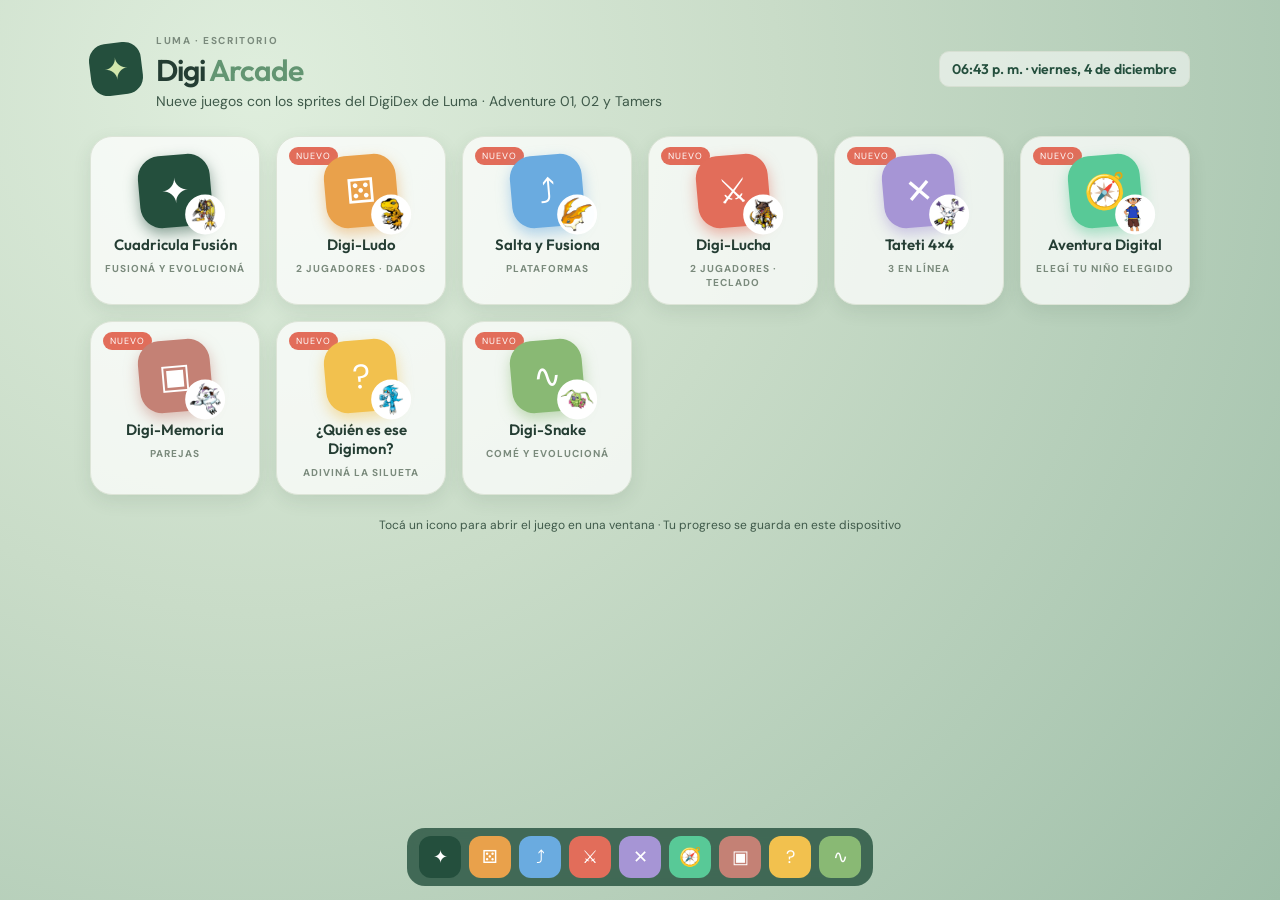
<file: index.html>
<!doctype html><html lang="es"><meta charset="utf-8"><meta name="viewport" content="width=device-width,initial-scale=1"><title>Luma · Digi Arcade</title><meta name="description" content="Nueve juegos de Digimon con los sprites del DigiDex de Luma."><link rel="stylesheet" href="shared/base.css"><style>
body{background:radial-gradient(circle at 20% 10%,#dfeedd,#c9dcc8 40%,#9fbfa9);min-height:100vh}
.desk{max-width:1160px;margin:auto;padding:28px 30px 90px}
.top{display:flex;justify-content:space-between;align-items:center;margin-bottom:26px;gap:12px;flex-wrap:wrap}
.top p{margin:4px 0 0;color:#3f5a4a;font-size:14px}
.clock{font:600 14px Outfit;color:#244f3d;background:#fff8;border:1px solid #d6dfd2;border-radius:10px;padding:8px 12px}
.icons{display:grid;grid-template-columns:repeat(auto-fill,minmax(150px,1fr));gap:16px}
.deskicon{position:relative;background:#fffb;border:1px solid #dce4d7;border-radius:22px;padding:18px 14px 14px;display:flex;flex-direction:column;align-items:center;gap:8px;text-align:center;transition:.18s;box-shadow:0 6px 18px #2b45331a;text-decoration:none;color:inherit}
.deskicon:hover{transform:translateY(-4px);background:#fff;box-shadow:0 14px 30px #2b453326}
.deskicon .ic{width:72px;height:72px;border-radius:22px;display:grid;place-items:center;font-size:34px;color:#fff;background:var(--c);position:relative;transform:rotate(-5deg);box-shadow:0 6px 14px color-mix(in srgb,var(--c) 50%,transparent)}
.deskicon .ic img{position:absolute;right:-12px;bottom:-10px;width:40px;height:40px;border-radius:50%;object-fit:cover;border:3px solid #fff;background:#fff;transform:rotate(5deg)}
.deskicon strong{font:600 15px Outfit}.deskicon small{font-size:10px;letter-spacing:1px;line-height:1.4}
.deskicon .new{position:absolute;left:12px;top:10px;background:#e26d5a;color:#fff;font-size:9px;letter-spacing:1px;padding:3px 7px;border-radius:20px}
.win{position:fixed;inset:0;display:none;flex-direction:column;background:#f2f5ef;z-index:50}
.win.open{display:flex}
.winbar{display:flex;align-items:center;gap:10px;padding:8px 12px;background:#244f3d;color:#e9f3dd;font:600 14px Outfit}
.winbar .dots{display:flex;gap:6px}.winbar .dots i{width:12px;height:12px;border-radius:50%;display:block}
.winbar button{border:1px solid #ffffff44;background:#ffffff22;color:#fff;border-radius:8px;padding:7px 14px;font-size:13px;font-weight:600}.winbar .sp{flex:1}
.win iframe{flex:1;border:none;width:100%;background:#f2f5ef}
.dock{position:fixed;left:50%;bottom:14px;transform:translateX(-50%);display:flex;gap:8px;padding:8px 12px;background:#244f3dcc;backdrop-filter:blur(8px);border-radius:18px;z-index:40}
.dock button{width:42px;height:42px;border-radius:12px;border:none;background:var(--c);color:#fff;font-size:18px;display:grid;place-items:center}
.dock button:hover{transform:translateY(-4px) scale(1.1)}
.hintbar{text-align:center;color:#3f5a4a;font-size:12px;margin-top:22px}
</style><body>
<div class="desk"><div class="top"><div class="brand"><span class="brand-icon">✦</span><div><small>LUMA · ESCRITORIO</small><h1>Digi <em>Arcade</em></h1><p>Nueve juegos con los sprites del DigiDex de Luma · Adventure 01, 02 y Tamers</p></div></div><div class="clock" id="clock"></div></div>
<div class="icons" id="icons"></div>
<p class="hintbar">Tocá un icono para abrir el juego en una ventana · Tu progreso se guarda en este dispositivo</p></div>
<div class="win" id="win"><div class="winbar"><span class="dots"><i style="background:#e26d5a"></i><i style="background:#f2c14e"></i><i style="background:#58c997"></i></span><span id="wintitle"></span><span class="sp"></span><a id="winopen" class="winbar-link" target="_blank" rel="noopener"><button type="button">Abrir en pestaña ↗</button></a><button id="winclose">Cerrar ×</button></div><iframe id="frame" title="Juego" allow="autoplay"></iframe></div>
<nav class="dock" id="dock"></nav>
<script type="module">
const GAMES=[
 {id:'fusion',title:'Cuadricula Fusión',sub:'FUSIONÁ Y EVOLUCIONÁ',icon:'✦',c:'#244f3d',img:'wargreymon'},
 {id:'ludo',title:'Digi-Ludo',sub:'2 JUGADORES · DADOS',icon:'⚄',c:'#e9a14b',img:'agumon',isNew:true},
 {id:'salta',title:'Salta y Fusiona',sub:'PLATAFORMAS',icon:'⤴',c:'#6aabe0',img:'patamon',isNew:true},
 {id:'lucha',title:'Digi-Lucha',sub:'2 JUGADORES · TECLADO',icon:'⚔',c:'#e26d5a',img:'greymon',isNew:true},
 {id:'tateti',title:'Tateti 4×4',sub:'3 EN LÍNEA',icon:'✕',c:'#a695d5',img:'tailmon',isNew:true},
 {id:'aventura',title:'Aventura Digital',sub:'ELEGÍ TU NIÑO ELEGIDO',icon:'🧭',c:'#58c997',img:'children/tai',isNew:true},
 {id:'memoria',title:'Digi-Memoria',sub:'PAREJAS',icon:'▣',c:'#c48175',img:'gomamon',isNew:true},
 {id:'quien',title:'¿Quién es ese Digimon?',sub:'ADIVINÁ LA SILUETA',icon:'?',c:'#f2c14e',img:'veemon',isNew:true},
 {id:'snake',title:'Digi-Snake',sub:'COMÉ Y EVOLUCIONÁ',icon:'∿',c:'#89b974',img:'wormmon',isNew:true}
];
const icons=document.getElementById('icons'),dock=document.getElementById('dock'),win=document.getElementById('win'),frame=document.getElementById('frame');
const mobile=matchMedia('(max-width:700px)').matches;
function open(g){if(mobile){location.href=g.id+'/index.html';return;}document.getElementById('wintitle').textContent=g.title;document.getElementById('winopen').href=g.id+'/index.html';frame.src=g.id+'/index.html';win.classList.add('open');history.replaceState(null,'','#'+g.id);setTimeout(()=>{try{frame.contentWindow.focus();}catch{}},300);}
function close(){win.classList.remove('open');frame.src='about:blank';history.replaceState(null,'',location.pathname);}
for(const g of GAMES){const a=document.createElement('a');a.href=g.id+'/index.html';a.className='deskicon';a.style.setProperty('--c',g.c);a.innerHTML=`${g.isNew?'<span class="new">NUEVO</span>':''}<span class="ic">${g.icon}<img src="digidex/${g.img}.jpg" alt=""></span><strong>${g.title}</strong><small>${g.sub}</small>`;a.onclick=e=>{e.preventDefault();open(g);};icons.append(a);
 const b=document.createElement('button');b.style.setProperty('--c',g.c);b.title=g.title;b.textContent=g.icon;b.onclick=()=>open(g);dock.append(b);}
document.getElementById('winclose').onclick=close;
window.addEventListener('message',e=>{if(e.data==='luma-back')close();});
const tick=()=>document.getElementById('clock').textContent=new Date().toLocaleTimeString('es-UY',{hour:'2-digit',minute:'2-digit'})+' · '+new Date().toLocaleDateString('es-UY',{weekday:'long',day:'numeric',month:'long'});tick();setInterval(tick,30000);
const h=location.hash.slice(1),g=GAMES.find(x=>x.id===h);if(g)open(g);
</script></body></html>
</file>
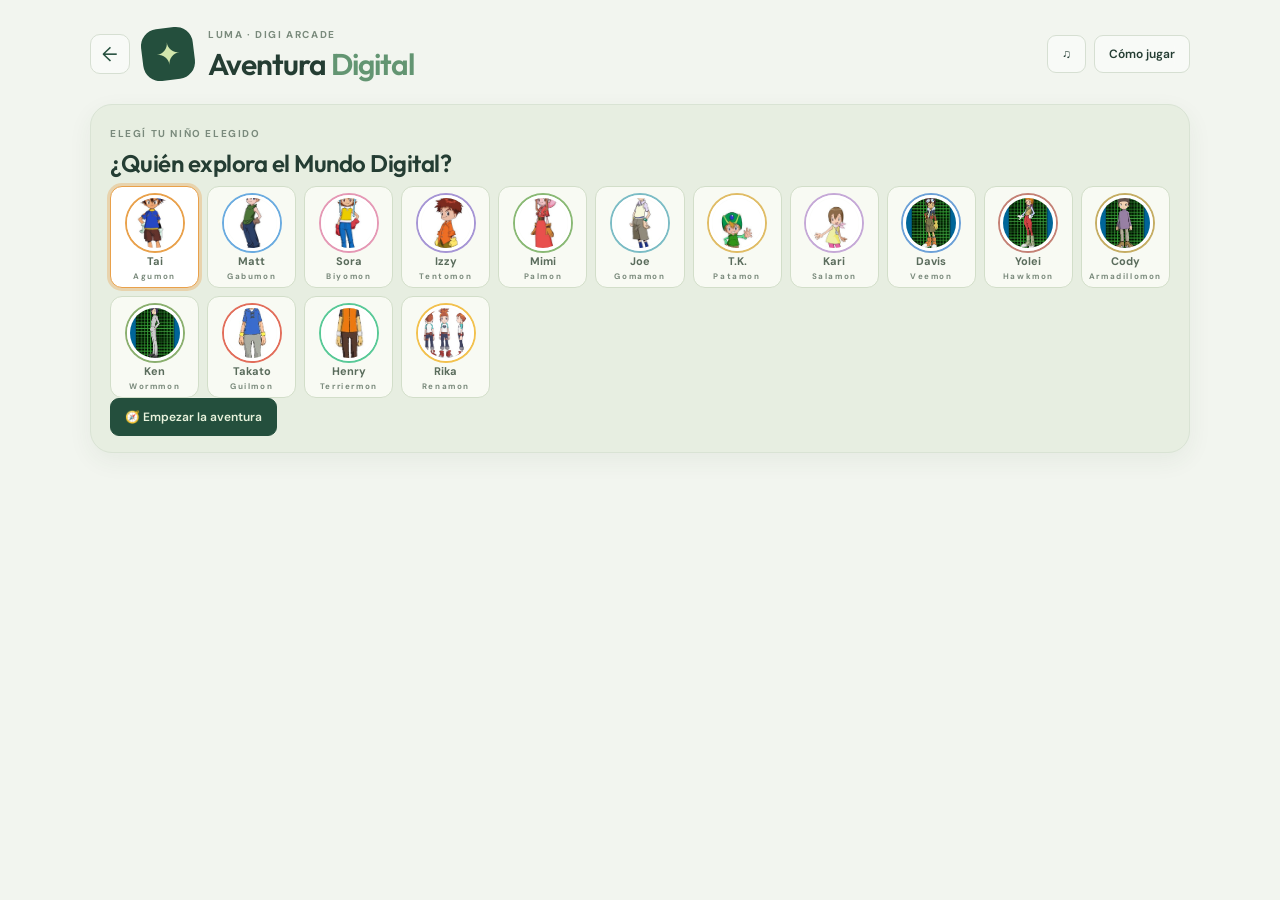
<file: aventura/index.html>
<!doctype html><html lang="es"><meta charset="utf-8"><meta name="viewport" content="width=device-width,initial-scale=1"><title>Aventura Digital · Luma</title><link rel="stylesheet" href="../shared/base.css"><style>
.layout{display:grid;grid-template-columns:minmax(0,1fr) 250px;gap:18px;align-items:start}
.found{display:grid;grid-template-columns:repeat(5,1fr);gap:6px;margin-top:8px}.found span{aspect-ratio:1;border-radius:50%;border:2px dashed #c6d4bb;display:grid;place-items:center;overflow:hidden}.found img{width:100%;height:100%;object-fit:cover;border-radius:50%;animation:pop .35s}
@keyframes pop{from{transform:scale(.3)}}
.kid{display:flex;gap:10px;align-items:center;margin-bottom:8px}.kid img{width:52px;height:52px;border-radius:50%;object-fit:cover;border:3px solid var(--c);background:#fff}.kid b{display:block;font:600 16px Outfit}
.toast{position:absolute;left:50%;top:16px;transform:translateX(-50%);background:#244f3dee;color:#fff;padding:10px 18px;border-radius:12px;font-weight:600;display:flex;gap:10px;align-items:center;opacity:0;transition:.3s;pointer-events:none}.toast.show{opacity:1}.toast img{width:36px;height:36px;border-radius:50%;object-fit:cover;background:#fff}
.dpad{display:none;grid-template-columns:repeat(3,56px);gap:6px;justify-content:center;margin-top:10px}.dpad button{height:56px;border-radius:12px;border:1px solid var(--line);background:#fff;font-size:20px}
@media (pointer:coarse){.dpad{display:grid}}
@media (max-width:820px){.layout{grid-template-columns:1fr}}
</style><body><main id="app">
<section id="setup" class="panel"><small>ELEGÍ TU NIÑO ELEGIDO</small><h2>¿Quién explora el Mundo Digital?</h2><div id="pick" class="picker"></div><button id="start" class="btn primary">🧭 Empezar la aventura</button></section>
<section id="game" hidden><div class="layout"><div class="wrap"><canvas id="c" class="game" width="960" height="600"></canvas><div class="toast" id="toast"><img alt=""><span></span></div><div class="overlay" id="overlay" hidden><div><h2>✦ ¡Digidex completo!</h2><p id="ov-text"></p><button id="again" class="btn primary">Otra aventura</button></div></div></div>
<aside class="card"><div class="kid" id="kid"><img alt=""><div><small>NIÑO ELEGIDO</small><b></b></div></div><div class="stats" style="margin:0 0 8px;padding:10px 12px;gap:16px"><div><small>ENCONTRADOS</small><b id="count">0 / 20</b></div><div><small>TIEMPO</small><b id="time">0:00</b></div></div><small>DIGIDEX DE LA AVENTURA</small><div class="found" id="found"></div><p style="font-size:12px;color:#5a6c5c;line-height:1.5;margin-top:12px">Caminá con las flechas o <span class="kbd">W</span><span class="kbd">A</span><span class="kbd">S</span><span class="kbd">D</span>. Tocá a cada Digimon para sumarlo. Tu compañero te sigue a todos lados.</p><div id="best" style="font-size:12px;color:#7a8a7c"></div></aside></div>
<div class="dpad"><span></span><button data-k="ArrowUp">▲</button><span></span><button data-k="ArrowLeft">◀</button><button data-k="ArrowDown">▼</button><button data-k="ArrowRight">▶</button></div></section>
</main><script type="module" src="game.js"></script></body></html>
</file>
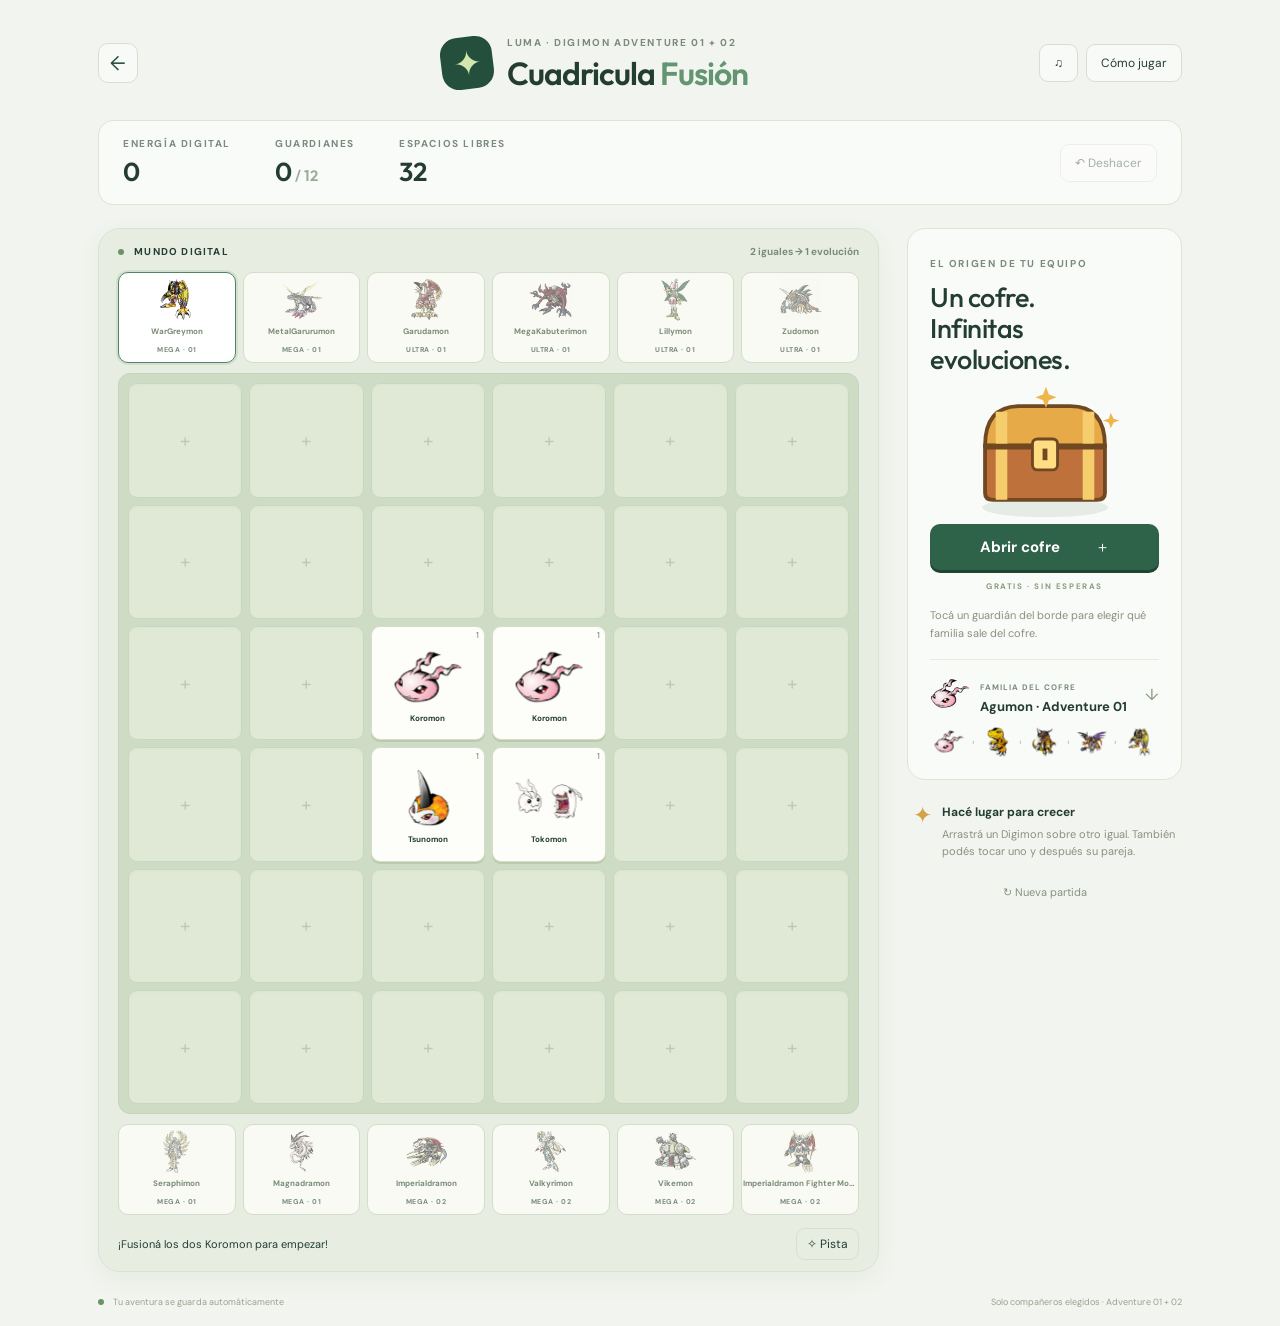
<file: fusion/index.html>
<!doctype html><html lang="es"><meta charset="utf-8"><meta name="viewport" content="width=device-width,initial-scale=1"><title>Cuadricula Fusión</title><link rel="stylesheet" href="style.css"><body><main id="app"><header><a class="back" href="../index.html" title="Volver" onclick="if(window.parent!==window){event.preventDefault();window.parent.postMessage('luma-back','*');}" style="text-decoration:none;color:#244f3d;border:1px solid #d6dfd2;background:#fff8;border-radius:10px;width:40px;height:40px;display:grid;place-items:center;font-size:20px;margin-right:12px">←</a><div class="brand"><span class="brand-icon">✦</span><div><small>LUMA · DIGIMON ADVENTURE 01 + 02</small><h1>Cuadricula <em>Fusión</em></h1></div></div><div class="tools"><button id="sound" aria-label="Activar sonido">♫</button><button id="help">Cómo jugar</button></div></header><section class="stats"><div><small>ENERGÍA DIGITAL</small><b id="score">0</b></div><div><small>GUARDIANES</small><b><span id="complete">0</span><i> / 12</i></b></div><div><small>ESPACIOS LIBRES</small><b id="free">32</b></div><button id="undo" title="Deshacer (U)">↶ Deshacer</button></section><div class="play-layout"><section class="arena"><div class="arena-heading"><span><i></i> MUNDO DIGITAL</span><small>2 iguales → 1 evolución</small></div><div class="goals" id="top-goals"></div><div class="board" id="board" aria-label="Cuadrícula de 6 por 6"></div><div class="goals" id="bottom-goals"></div><div class="board-bottom"><span id="message" role="status" aria-live="polite">¡Fusioná los dos Koromon para empezar!</span><button id="hint">✧ Pista</button></div></section><aside><section class="chest-panel"><small>EL ORIGEN DE TU EQUIPO</small><h2>Un cofre.<br>Infinitas evoluciones.</h2><button class="chest" id="spawn" aria-label="Abrir cofre y generar Digimon"><svg viewBox="0 0 180 150" aria-hidden="true"><ellipse cx="90" cy="133" rx="65" ry="10" fill="#b6c6b8" opacity=".3"/><path d="M28 69 Q28 28 64 28 H116 Q152 28 152 69Z" fill="#e6aa49" stroke="#704923" stroke-width="4"/><path d="M28 69 H152 V118 Q152 125 144 125 H36 Q28 125 28 118Z" fill="#be713b" stroke="#704923" stroke-width="4"/><path d="M45 34V125M135 34V125" stroke="#f5cd6c" stroke-width="12"/><path d="M28 70H152" stroke="#704923" stroke-width="6"/><rect x="77" y="62" width="26" height="32" rx="5" fill="#ffde83" stroke="#704923" stroke-width="3"/><path d="M90 72v12" stroke="#704923" stroke-width="5"/><path d="m91 8 3 8 8 3-8 3-3 8-3-8-8-3 8-3zM158 35l3 6 6 2-6 2-3 6-2-6-6-2 6-2z" fill="#edb74e"/></svg><b>Abrir cofre <span>＋</span></b><small>GRATIS · SIN ESPERAS</small></button><p>Tocá un guardián del borde para elegir qué familia sale del cofre.</p><div class="family"><img id="family-img" alt=""><div><small>FAMILIA DEL COFRE</small><b id="family-name"></b></div><span>↓</span></div><div id="line" class="line"></div></section><section class="tip"><span>✦</span><div><b>Hacé lugar para crecer</b><p>Arrastrá un Digimon sobre otro igual. También podés tocar uno y después su pareja.</p></div></section><button id="reset" class="reset">↻ Nueva partida</button></aside></div><footer><span><i></i> Tu aventura se guarda automáticamente</span><span>Solo compañeros elegidos · Adventure 01 + 02</span></footer></main><dialog id="dialog"><button id="close-dialog" class="close">×</button><small>MANUAL DEL DIGIELEGIDO</small><h2>Pequeños amigos.<br>Grandes fusiones.</h2><p>1. Abrí el cofre para agregar bebés a los 36 espacios.</p><p>2. Juntá dos Digimon iguales para evolucionar. Podés moverlos a cualquier casilla vacía.</p><p>3. Alcanzá al Ultra o Mega del borde: se convierte en guardián y libera su casilla.</p><p>4. Elegí otra familia en el borde y completá los 12 guardianes.</p><p>Si llenás la cuadrícula, buscá parejas o deshacé. No hay tiempo límite ni energía de pago.</p><button id="play" class="primary">¡Al Mundo Digital!</button></dialog><script src="game.js" type="module"></script></body></html>
</file>
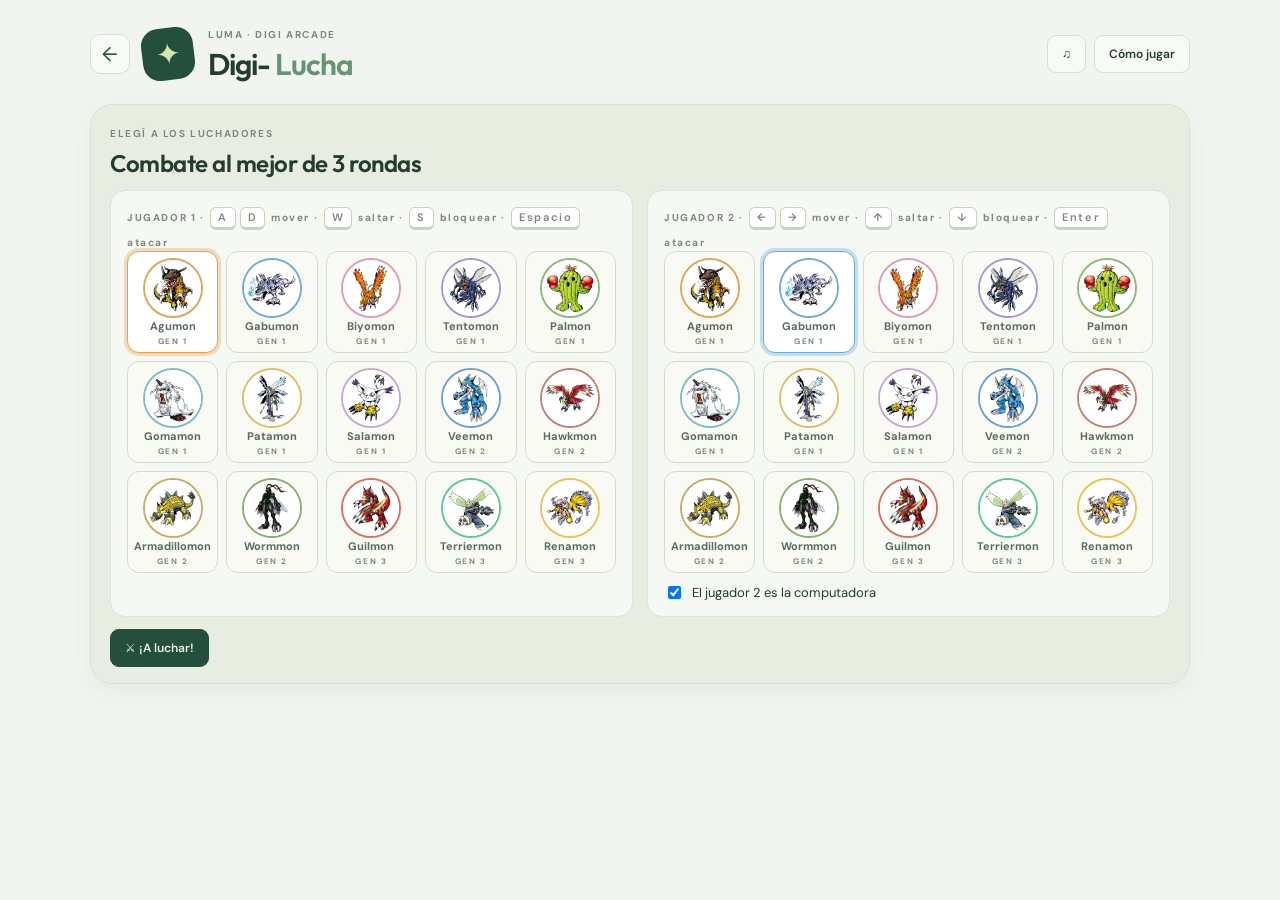
<file: lucha/index.html>
<!doctype html><html lang="es"><meta charset="utf-8"><meta name="viewport" content="width=device-width,initial-scale=1"><title>Digi-Lucha · Luma</title><link rel="stylesheet" href="../shared/base.css"><style>
.teams{display:grid;grid-template-columns:1fr 1fr;gap:14px;margin:12px 0}.cpu{display:flex;gap:8px;align-items:center;font-size:13px;margin-top:10px}
.bars{display:grid;grid-template-columns:1fr auto 1fr;gap:16px;align-items:center;margin-bottom:12px}
.fighter{display:flex;gap:10px;align-items:center}.fighter.r{flex-direction:row-reverse;text-align:right}
.fighter img{width:54px;height:54px;border-radius:50%;object-fit:cover;border:3px solid var(--c);background:#fff}
.fighter>div{flex:1}.fighter b{display:block;font:600 16px Outfit}
.hp{height:16px;background:#d9e3d4;border-radius:8px;overflow:hidden;border:1px solid #c6d4bb;margin-top:4px}.hp i{display:block;height:100%;background:linear-gradient(90deg,#6fae63,#b4d96a);transition:width .2s}
.fighter.r .hp i{margin-left:auto}.hp i.low{background:linear-gradient(90deg,#e26d5a,#f2a64e)}
.rounds{display:flex;gap:4px;margin-top:4px}.fighter.r .rounds{justify-content:flex-end}.rounds s{width:10px;height:10px;border-radius:50%;background:#d9e3d4;display:inline-block}.rounds s.won{background:var(--c)}
.timer{font:700 34px Outfit;color:#244f3d;text-align:center;min-width:70px}
.controls{display:grid;grid-template-columns:1fr 1fr;gap:12px;margin-top:14px;font-size:12px;color:#5a6c5c}
.touch2{display:none;grid-template-columns:1fr 1fr;gap:10px;margin-top:10px}.touch2>div{display:flex;gap:6px}.touch2 button{flex:1;padding:14px 4px;border-radius:12px;border:1px solid var(--line);background:#fff;font-size:16px}
@media (pointer:coarse){.touch2{display:grid}}
@media (max-width:760px){.teams{grid-template-columns:1fr}}
</style><body><main id="app">
<section id="setup" class="panel"><small>ELEGÍ A LOS LUCHADORES</small><h2>Combate al mejor de 3 rondas</h2><div class="teams"><div class="card"><small>JUGADOR 1 · <span class="kbd">A</span><span class="kbd">D</span> mover · <span class="kbd">W</span> saltar · <span class="kbd">S</span> bloquear · <span class="kbd">Espacio</span> atacar</small><div id="pick1" class="picker"></div></div><div class="card"><small>JUGADOR 2 · <span class="kbd">←</span><span class="kbd">→</span> mover · <span class="kbd">↑</span> saltar · <span class="kbd">↓</span> bloquear · <span class="kbd">Enter</span> atacar</small><div id="pick2" class="picker"></div><label class="cpu"><input type="checkbox" id="cpu"> El jugador 2 es la computadora</label></div></div><button id="start" class="btn primary">⚔ ¡A luchar!</button></section>
<section id="game" hidden><div class="bars"><div class="fighter" id="f1"><img alt=""><div><b></b><div class="hp"><i></i></div><div class="rounds"><s></s><s></s></div></div></div><div class="timer" id="timer">60</div><div class="fighter r" id="f2"><img alt=""><div><b></b><div class="hp"><i></i></div><div class="rounds"><s></s><s></s></div></div></div></div>
<div class="wrap"><canvas id="c" class="game" width="960" height="480"></canvas><div class="overlay" id="overlay" hidden><div><h2 id="ov-title"></h2><p id="ov-text"></p><button id="next" class="btn primary">Siguiente</button> <button id="menu" class="btn">Cambiar luchadores</button></div></div></div>
<div class="touch2"><div><button data-k="KeyA">◀</button><button data-k="KeyW">▲</button><button data-k="KeyD">▶</button><button data-k="KeyS">🛡</button><button data-k="Space">⚔</button></div><div><button data-k="ArrowLeft">◀</button><button data-k="ArrowUp">▲</button><button data-k="ArrowRight">▶</button><button data-k="ArrowDown">🛡</button><button data-k="Enter">⚔</button></div></div>
<div class="controls"><div><b>Digievolución:</b> al bajar de la mitad de vida tu Digimon evoluciona a Ultra y pega más fuerte; con poca vida, a Mega.</div><div><b>Bloqueo:</b> reduce el daño a casi nada, pero no podés moverte mientras bloqueás.</div></div></section>
</main><script type="module" src="game.js"></script></body></html>
</file>
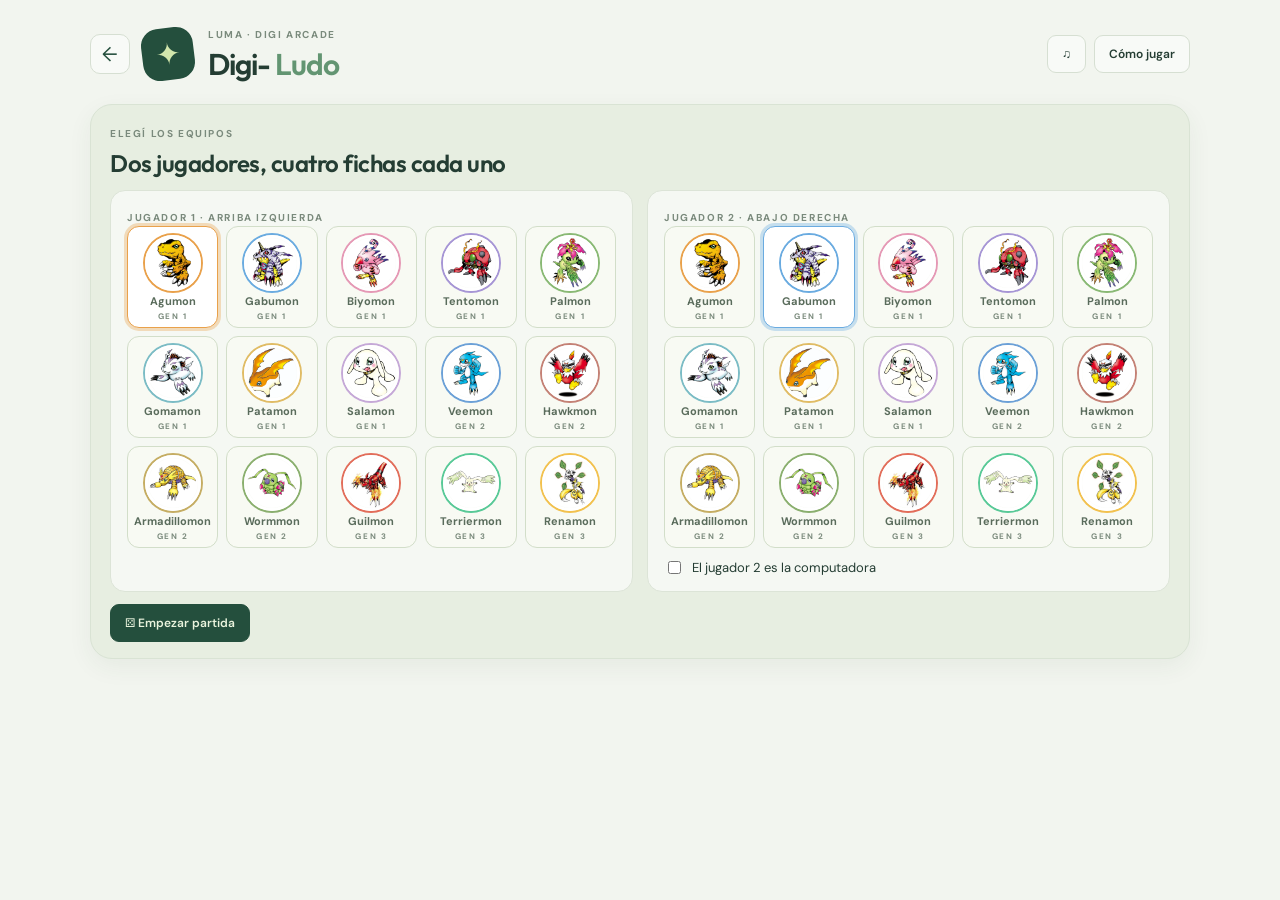
<file: ludo/index.html>
<!doctype html><html lang="es"><meta charset="utf-8"><meta name="viewport" content="width=device-width,initial-scale=1"><title>Digi-Ludo · Luma</title><link rel="stylesheet" href="../shared/base.css"><link rel="stylesheet" href="style.css"><body><main id="app">
<section id="setup" class="panel"><small>ELEGÍ LOS EQUIPOS</small><h2>Dos jugadores, cuatro fichas cada uno</h2><div class="teams"><div class="card"><small>JUGADOR 1 · ARRIBA IZQUIERDA</small><div id="pick1" class="picker"></div></div><div class="card"><small>JUGADOR 2 · ABAJO DERECHA</small><div id="pick2" class="picker"></div><label class="cpu"><input type="checkbox" id="cpu"> El jugador 2 es la computadora</label></div></div><button id="start" class="btn primary">⚄ Empezar partida</button></section>
<section id="game" hidden><div class="stats"><div class="who" id="who1"><img alt=""><div><small>JUGADOR 1</small><b></b></div></div><div><small>TURNO</small><b id="turn">—</b></div><div class="who" id="who2"><img alt=""><div><small>JUGADOR 2</small><b></b></div></div><div class="right"><button id="roll" class="btn primary">Tirar dado</button><button id="restart" class="btn">↻ Nueva</button></div></div>
<div class="ludo-layout"><div class="board-wrap"><div id="board" class="ludo"></div><button id="dice" class="dice" aria-label="Dado">?</button></div><aside class="card"><small>CÓMO EVOLUCIONAN</small><p>Las fichas nacen bebés en la base. Cada cuarto de vuelta digievolucionan y llegan a la meta como Mega.</p><div id="lines"></div><div class="message" id="message">Tirá el dado para empezar.</div><p class="rules">Necesitás un <b>6</b> para salir. Con 6 volvés a tirar. Caer sobre una ficha rival la manda a su base, salvo en casillas ★ seguras. A la meta se entra con el número justo.</p></aside></div></section>
</main><script type="module" src="game.js"></script></body></html>
</file>
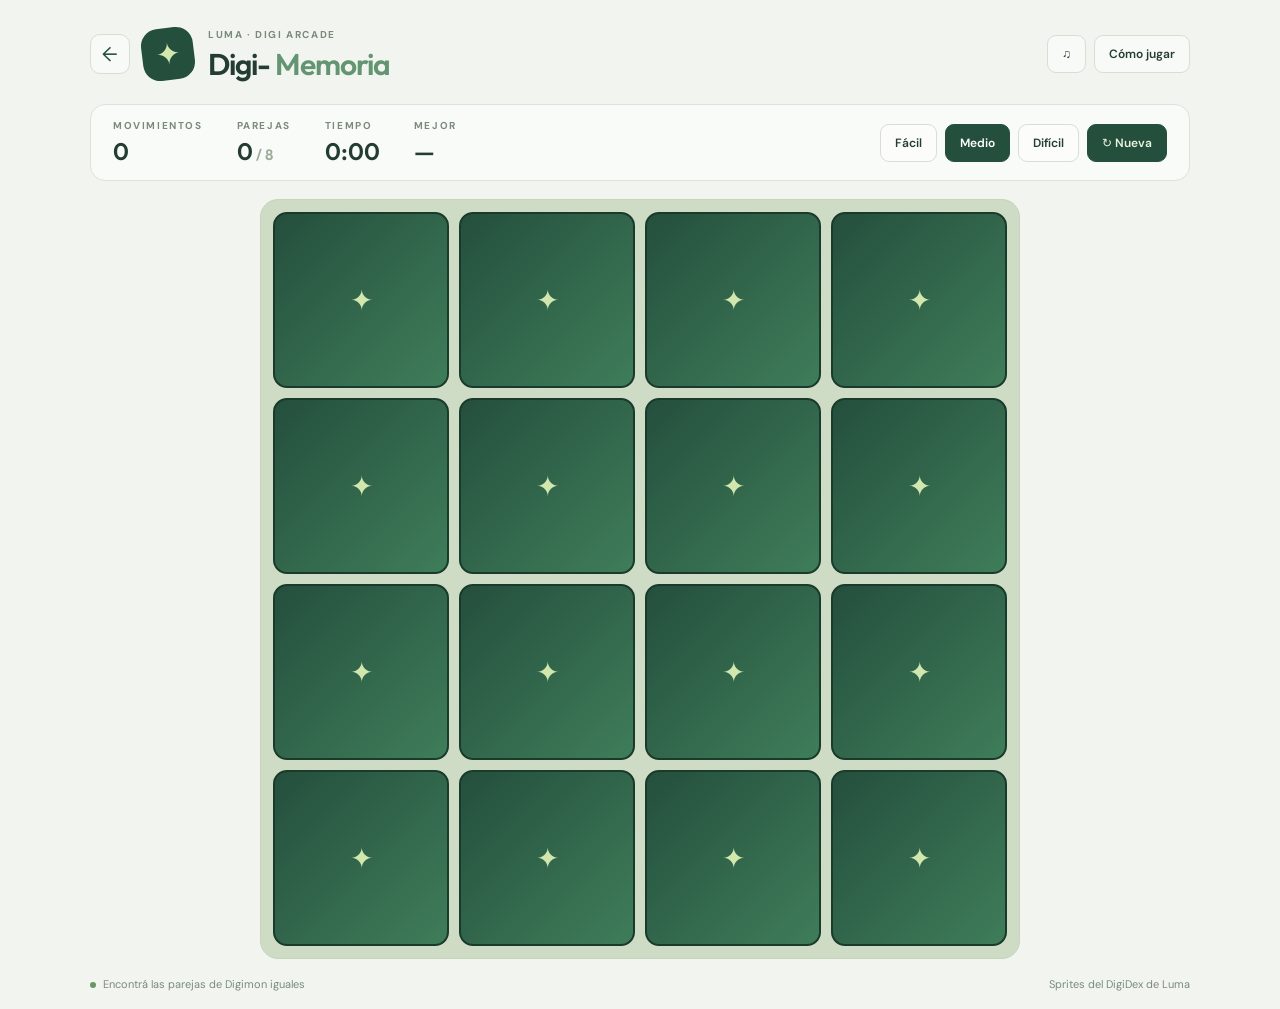
<file: memoria/index.html>
<!doctype html><html lang="es"><meta charset="utf-8"><meta name="viewport" content="width=device-width,initial-scale=1"><title>Digi-Memoria · Luma</title><link rel="stylesheet" href="../shared/base.css"><style>
.levels{display:flex;gap:8px}.levels button.active{background:#244f3d;color:#fff;border-color:#244f3d}
.grid{display:grid;gap:10px;background:#cfdcc5;padding:12px;border-radius:18px;border:1px solid #c6d4bb;max-width:760px;margin:auto}
.memo{aspect-ratio:1;position:relative;perspective:600px;border:none;background:none;padding:0}
.memo .in{position:absolute;inset:0;transition:transform .45s;transform-style:preserve-3d}
.memo.open .in,.memo.done .in{transform:rotateY(180deg)}
.memo .f,.memo .b{position:absolute;inset:0;border-radius:14px;backface-visibility:hidden;display:grid;place-items:center}
.memo .f{background:linear-gradient(135deg,#244f3d,#3f7d5a);color:#d2e7ad;font-size:28px;border:2px solid #1a3a2c}
.memo .b{background:#fff;transform:rotateY(180deg);border:3px solid var(--c);padding:8%}
.memo .b img{width:100%;height:100%;object-fit:cover;border-radius:50%}
.memo.done .b{box-shadow:0 0 0 3px #7b9e5c;opacity:.85}
.memo.done{pointer-events:none}
</style><body><main id="app">
<div class="stats"><div><small>MOVIMIENTOS</small><b id="moves">0</b></div><div><small>PAREJAS</small><b><span id="pairs">0</span><i style="font-style:normal;font-size:15px;color:#9caa98"> / <span id="total">8</span></i></b></div><div><small>TIEMPO</small><b id="time">0:00</b></div><div><small>MEJOR</small><b id="best">—</b></div><div class="right levels"><button class="btn" data-n="6">Fácil</button><button class="btn active" data-n="8">Medio</button><button class="btn" data-n="12">Difícil</button><button id="again" class="btn primary">↻ Nueva</button></div></div>
<div class="wrap"><div class="grid" id="grid"></div><div class="overlay" id="overlay" hidden><div><h2>✦ ¡Memoria digital!</h2><p id="ov-text"></p><button id="ov-again" class="btn primary">Jugar de nuevo</button></div></div></div>
<footer><span><i></i>Encontrá las parejas de Digimon iguales</span><span>Sprites del DigiDex de Luma</span></footer>
</main><script type="module">
import {ALL_FILES,prettyName,sprite,header,sfx,shuffle,$,save,load,FAMILIES} from '../shared/digi.js';
header($('app'),{kicker:'LUMA · DIGI ARCADE',title:'Digi-',em:'Memoria',help:'<p>Dá vuelta dos cartas por turno. Si son el mismo Digimon, quedan descubiertas.</p><p>Encontrá todas las parejas con la menor cantidad de movimientos posible.</p>'});
const KEY='luma-memoria';let n=load(KEY+'-n',8),cards=[],open=[],moves=0,pairs=0,lock=false,sec=0,timer=null,started=false;
const colorOf=file=>FAMILIES.find(f=>f.files.includes(file))?.color||'#639572';
const fmt=s=>Math.floor(s/60)+':'+String(s%60).padStart(2,'0');
function best(){const b=load(KEY+'-best-'+n,null);$('best').textContent=b?b+' mov.':'—';}
function newGame(){
 clearInterval(timer);sec=0;moves=0;pairs=0;open=[];lock=false;started=false;$('time').textContent='0:00';$('moves').textContent=0;$('pairs').textContent=0;$('total').textContent=n;$('overlay').hidden=true;best();
 document.querySelectorAll('.levels [data-n]').forEach(b=>b.classList.toggle('active',+b.dataset.n===n));
 const files=shuffle(ALL_FILES).slice(0,n);cards=shuffle([...files,...files]).map((file,i)=>({file,i,open:false,done:false}));
 const g=$('grid');g.style.gridTemplateColumns=`repeat(${n===6?4:n===8?4:6},1fr)`;
 g.replaceChildren(...cards.map(c=>{const b=document.createElement('button');b.className='memo';b.style.setProperty('--c',colorOf(c.file));b.setAttribute('aria-label','Carta '+(c.i+1));b.innerHTML=`<div class="in"><div class="f">✦</div><div class="b"><img src="${sprite(c.file)}" alt="${prettyName(c.file)}"></div></div>`;b.onclick=()=>flip(c,b);c.el=b;return b;}));
}
function flip(c,b){
 if(lock||c.open||c.done)return;if(!started){started=true;timer=setInterval(()=>{sec++;$('time').textContent=fmt(sec);},1000);}
 c.open=true;b.classList.add('open');open.push(c);sfx.tick();
 if(open.length===2){moves++;$('moves').textContent=moves;const [a,d]=open;
  if(a.file===d.file){a.done=d.done=true;a.el.classList.add('done');d.el.classList.add('done');open=[];pairs++;$('pairs').textContent=pairs;sfx.ok();
   if(pairs===n){clearInterval(timer);const b=load(KEY+'-best-'+n,null);if(!b||moves<b)save(KEY+'-best-'+n,moves);best();$('ov-text').textContent=`${n} parejas en ${moves} movimientos y ${fmt(sec)}.`;$('overlay').hidden=false;sfx.win();}}
  else{lock=true;setTimeout(()=>{a.open=d.open=false;a.el.classList.remove('open');d.el.classList.remove('open');open=[];lock=false;},800);}}
}
document.querySelectorAll('.levels [data-n]').forEach(b=>b.onclick=()=>{n=+b.dataset.n;save(KEY+'-n',n);newGame();});
$('again').onclick=$('ov-again').onclick=newGame;newGame();
</script></body></html>
</file>
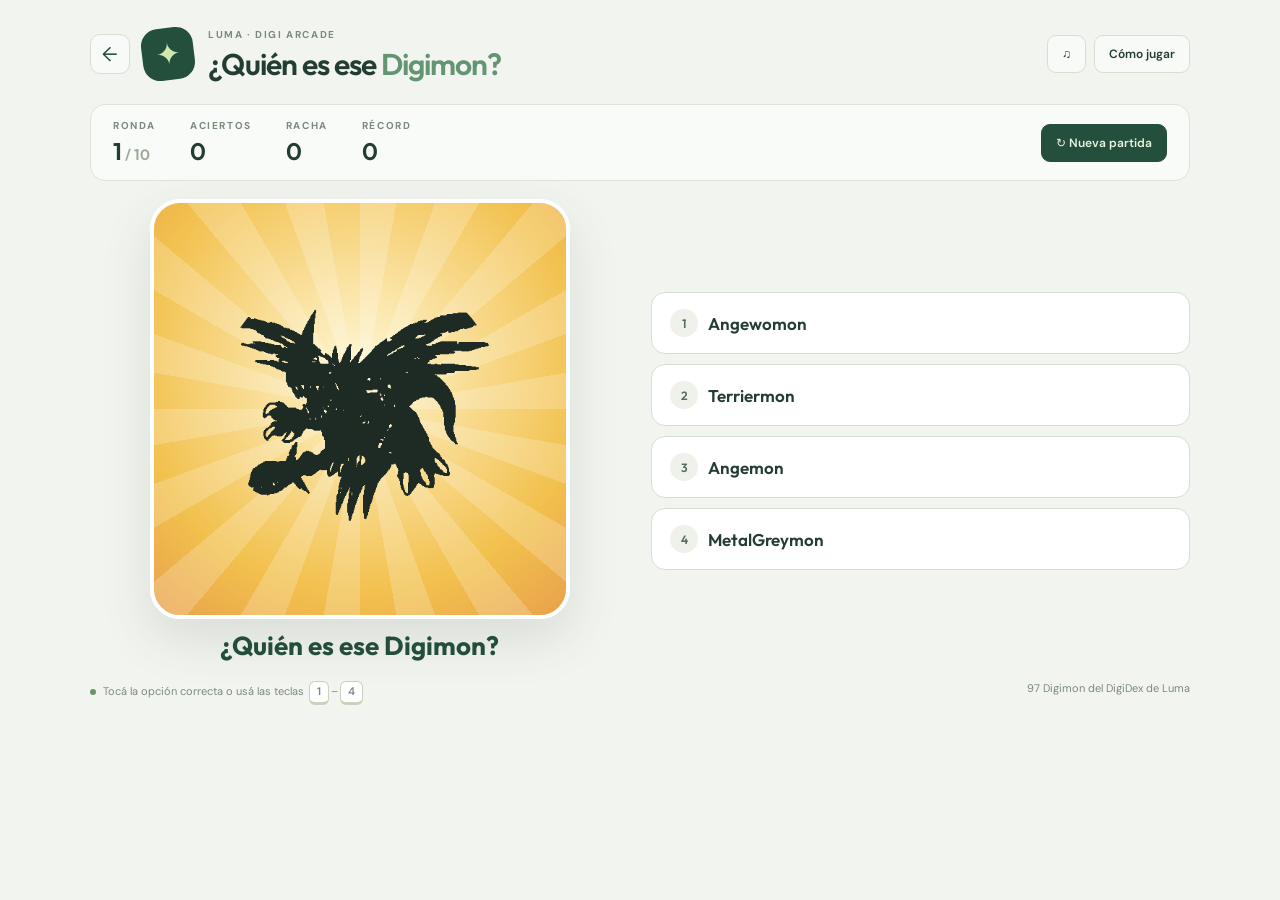
<file: quien/index.html>
<!doctype html><html lang="es"><meta charset="utf-8"><meta name="viewport" content="width=device-width,initial-scale=1"><title>¿Quién es ese Digimon? · Luma</title><link rel="stylesheet" href="../shared/base.css"><style>
.quiz{display:grid;grid-template-columns:minmax(0,1fr) minmax(0,1fr);gap:22px;align-items:center}
.shadow{position:relative;aspect-ratio:1;max-width:420px;margin:auto;border-radius:30px;background:radial-gradient(circle at 50% 40%,#fff7d6,#f2c14e 70%,#e9a14b);display:grid;place-items:center;overflow:hidden;border:4px solid #fff;box-shadow:0 20px 50px #35403a22}
.shadow img,.shadow canvas{width:70%;height:70%;object-fit:cover;border-radius:50%;position:relative}
.shadow img{display:none;background:#fff;border:4px solid #fff;animation:pop .4s}
.shadow.reveal img{display:block}.shadow.reveal canvas{display:none}
@keyframes pop{from{transform:scale(.6)}}
.shadow .rays{position:absolute;inset:-50%;background:repeating-conic-gradient(#ffffff33 0 10deg,transparent 10deg 20deg);animation:rot 30s linear infinite}
@keyframes rot{to{transform:rotate(360deg)}}
.options{display:grid;gap:10px}.options button{padding:16px 18px;border-radius:14px;border:1px solid var(--line);background:#fff;font:600 17px Outfit;text-align:left;display:flex;align-items:center;gap:10px}
.options button:hover:not(:disabled){background:#f8faf3;transform:translateX(3px)}
.options button.ok{background:#d3e8bf;border-color:#7b9e5c}.options button.bad{background:#f7d3cc;border-color:#e26d5a}
.options button i{font-style:normal;width:28px;height:28px;border-radius:50%;background:#eef2ea;display:grid;place-items:center;font-size:12px;color:#5a6c5c}
.answer{font:700 26px Outfit;min-height:34px;text-align:center;margin-top:10px;color:#244f3d}
@media (max-width:760px){.quiz{grid-template-columns:1fr}}
</style><body><main id="app">
<div class="stats"><div><small>RONDA</small><b><span id="round">1</span><i style="font-style:normal;font-size:15px;color:#9caa98"> / 10</i></b></div><div><small>ACIERTOS</small><b id="score">0</b></div><div><small>RACHA</small><b id="streak">0</b></div><div><small>RÉCORD</small><b id="best">0</b></div><div class="right"><button id="again" class="btn primary">↻ Nueva partida</button></div></div>
<div class="wrap"><div class="quiz"><div><div class="shadow" id="shadow"><div class="rays"></div><canvas id="sil" width="400" height="400" aria-label="Silueta de un Digimon"></canvas><img id="img" alt=""></div><div class="answer" id="answer">¿Quién es ese Digimon?</div></div><div class="options" id="options"></div></div><div class="overlay" id="overlay" hidden><div><h2 id="ov-title"></h2><p id="ov-text"></p><button id="ov-again" class="btn primary">Jugar de nuevo</button></div></div></div>
<footer><span><i></i>Tocá la opción correcta o usá las teclas <span class="kbd">1</span>–<span class="kbd">4</span></span><span>97 Digimon del DigiDex de Luma</span></footer>
</main><script type="module">
import {ALL_FILES,prettyName,sprite,header,sfx,shuffle,pick,$,save,load,preload,loadImage} from '../shared/digi.js';
header($('app'),{kicker:'LUMA · DIGI ARCADE',title:'¿Quién es ese',em:'Digimon?',help:'<p>Aparece la silueta de un Digimon y cuatro nombres.</p><p>Elegí el correcto antes de que se revele. Son 10 rondas; sumá aciertos y rachas.</p>'});
const KEY='luma-quien-best';let round=0,score=0,streak=0,current=null,locked=false,best=load(KEY,0);$('best').textContent=best;
function next(){
 if(round>=10){$('ov-title').textContent=score>=9?'🏆 ¡Maestro Digimon!':score>=6?'✦ ¡Muy bien!':'Seguí entrenando';$('ov-text').textContent=`Acertaste ${score} de 10.`;if(score>best){best=score;save(KEY,best);$('best').textContent=best;}$('overlay').hidden=false;return;}
 round++;$('round').textContent=round;locked=false;$('answer').textContent='¿Quién es ese Digimon?';
 const opts=shuffle(ALL_FILES).slice(0,4);current=pick(opts);$('shadow').classList.remove('reveal');$('img').src=sprite(current);silhouette(current);preload(opts.map(sprite));
 $('options').replaceChildren(...opts.map((f,i)=>{const b=document.createElement('button');b.innerHTML=`<i>${i+1}</i>${prettyName(f)}`;b.onclick=()=>answer(f,b);return b;}));
}
function silhouette(file){const c=$('sil'),x=c.getContext('2d');x.clearRect(0,0,400,400);loadImage(sprite(file)).then(img=>{if(!img||file!==current)return;x.drawImage(img,0,0,400,400);try{const d=x.getImageData(0,0,400,400),p=d.data;for(let i=0;i<p.length;i+=4){if(p[i]>228&&p[i+1]>228&&p[i+2]>228)p[i+3]=0;else{p[i]=30;p[i+1]=42;p[i+2]=36;}}x.putImageData(d,0,0);}catch{x.filter='brightness(0)';x.drawImage(img,0,0,400,400);}});}
function answer(f,b){
 if(locked)return;locked=true;$('shadow').classList.add('reveal');const ok=f===current;
 document.querySelectorAll('#options button').forEach(x=>{x.disabled=true;if(x.textContent.slice(1)===prettyName(current))x.classList.add('ok');});
 if(ok){score++;streak++;$('answer').textContent='¡Es '+prettyName(current)+'!';sfx.win();}else{streak=0;b.classList.add('bad');$('answer').textContent='Era '+prettyName(current)+'.';sfx.bad();}
 $('score').textContent=score;$('streak').textContent=streak;setTimeout(next,1400);
}
function restart(){round=0;score=0;streak=0;$('score').textContent=0;$('streak').textContent=0;$('overlay').hidden=true;next();}
document.addEventListener('keydown',e=>{const k=+e.key;if(k>=1&&k<=4){const b=document.querySelectorAll('#options button')[k-1];b?.click();}});
$('again').onclick=$('ov-again').onclick=restart;restart();
</script></body></html>
</file>
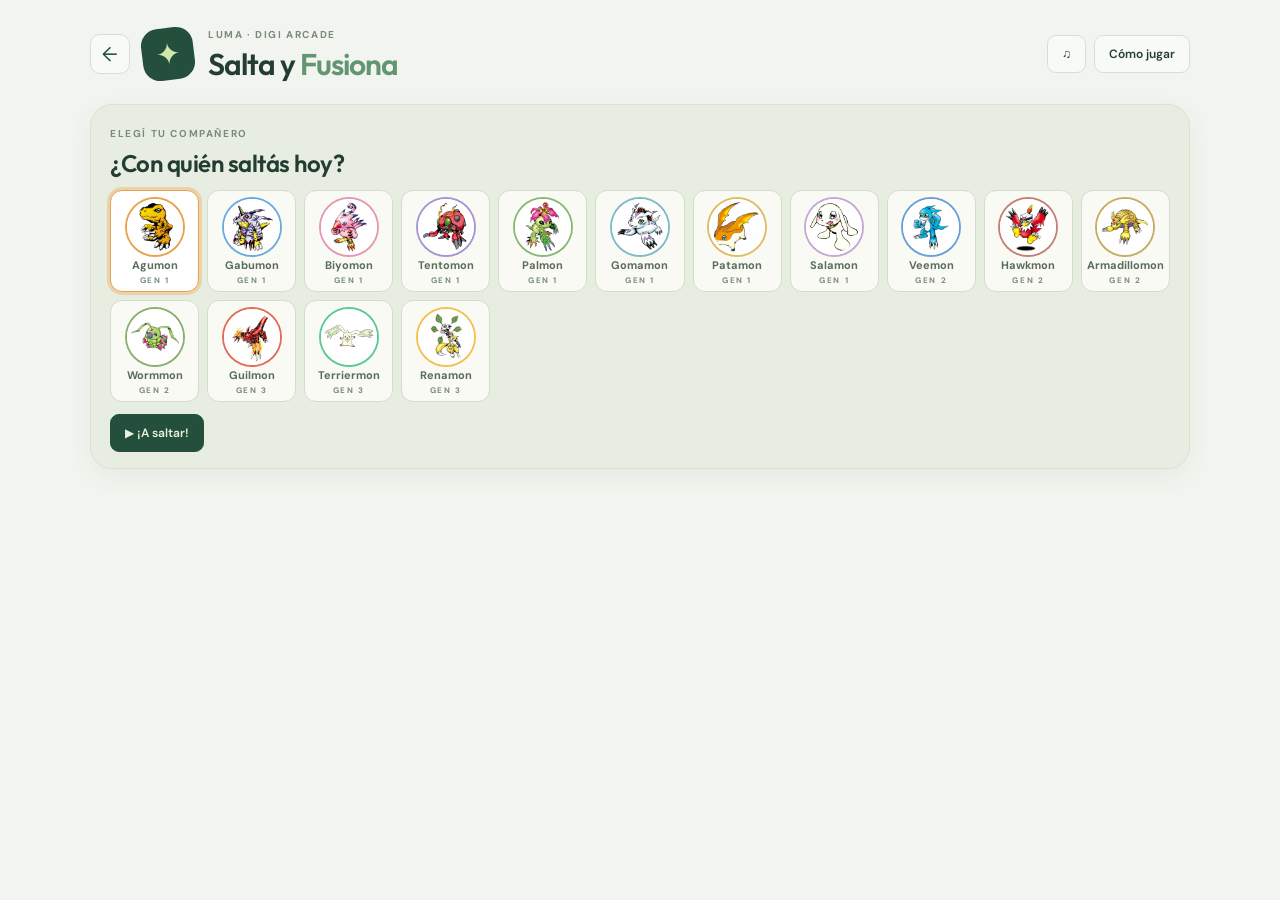
<file: salta/index.html>
<!doctype html><html lang="es"><meta charset="utf-8"><meta name="viewport" content="width=device-width,initial-scale=1"><title>Salta y Fusiona · Luma</title><link rel="stylesheet" href="../shared/base.css"><style>
.hud{display:grid;grid-template-columns:minmax(0,1fr) auto;gap:14px;align-items:center;margin-bottom:12px}
.tray{display:flex;gap:6px;background:#fff9;border:1px solid #dce4d7;border-radius:15px;padding:8px 10px;min-height:66px;align-items:center;flex-wrap:wrap}
.tray .slot{width:48px;height:48px;border-radius:50%;border:2px dashed #c6d4bb;display:grid;place-items:center;position:relative}
.tray .slot img{width:100%;height:100%;border-radius:50%;object-fit:cover;border:3px solid var(--c);background:#fff}
.tray .slot.new img{animation:pop .4s}
.tray .slot i{position:absolute;right:-4px;bottom:-4px;background:#244f3d;color:#fff;font:700 10px/1 Outfit;border-radius:50%;width:18px;height:18px;display:grid;place-items:center;font-style:normal}
@keyframes pop{0%{transform:scale(.3)}70%{transform:scale(1.2)}}
.scores{display:flex;gap:20px}.scores div{display:flex;flex-direction:column}.scores b{font:600 22px Outfit}
#setup .picker{margin:12px 0}
</style><body><main id="app">
<section id="setup" class="panel"><small>ELEGÍ TU COMPAÑERO</small><h2>¿Con quién saltás hoy?</h2><div id="pick" class="picker"></div><button id="start" class="btn primary">▶ ¡A saltar!</button></section>
<section id="game" hidden><div class="hud"><div class="tray" id="tray"></div><div class="scores"><div><small>FUSIONES</small><b id="score">0</b></div><div><small>DISTANCIA</small><b id="dist">0 m</b></div><div><small>MEJOR</small><b id="best">0</b></div></div></div>
<div class="wrap"><canvas id="c" class="game" width="960" height="540"></canvas><div class="overlay" id="overlay" hidden><div><h2 id="ov-title"></h2><p id="ov-text"></p><button id="again" class="btn primary">Jugar de nuevo</button></div></div></div>
<div class="touch"><button data-k="ArrowLeft">◀</button><button data-k="ArrowUp">▲ Saltar</button><button data-k="ArrowRight">▶</button></div>
<footer><span><i></i>Movete con <span class="kbd">←</span><span class="kbd">→</span> o <span class="kbd">A</span><span class="kbd">D</span> · Saltá con <span class="kbd">Espacio</span> o <span class="kbd">↑</span></span><span>Dos amigos iguales se fusionan · Llegá a un Mega para ganar</span></footer></section>
</main><script type="module" src="game.js"></script></body></html>
</file>
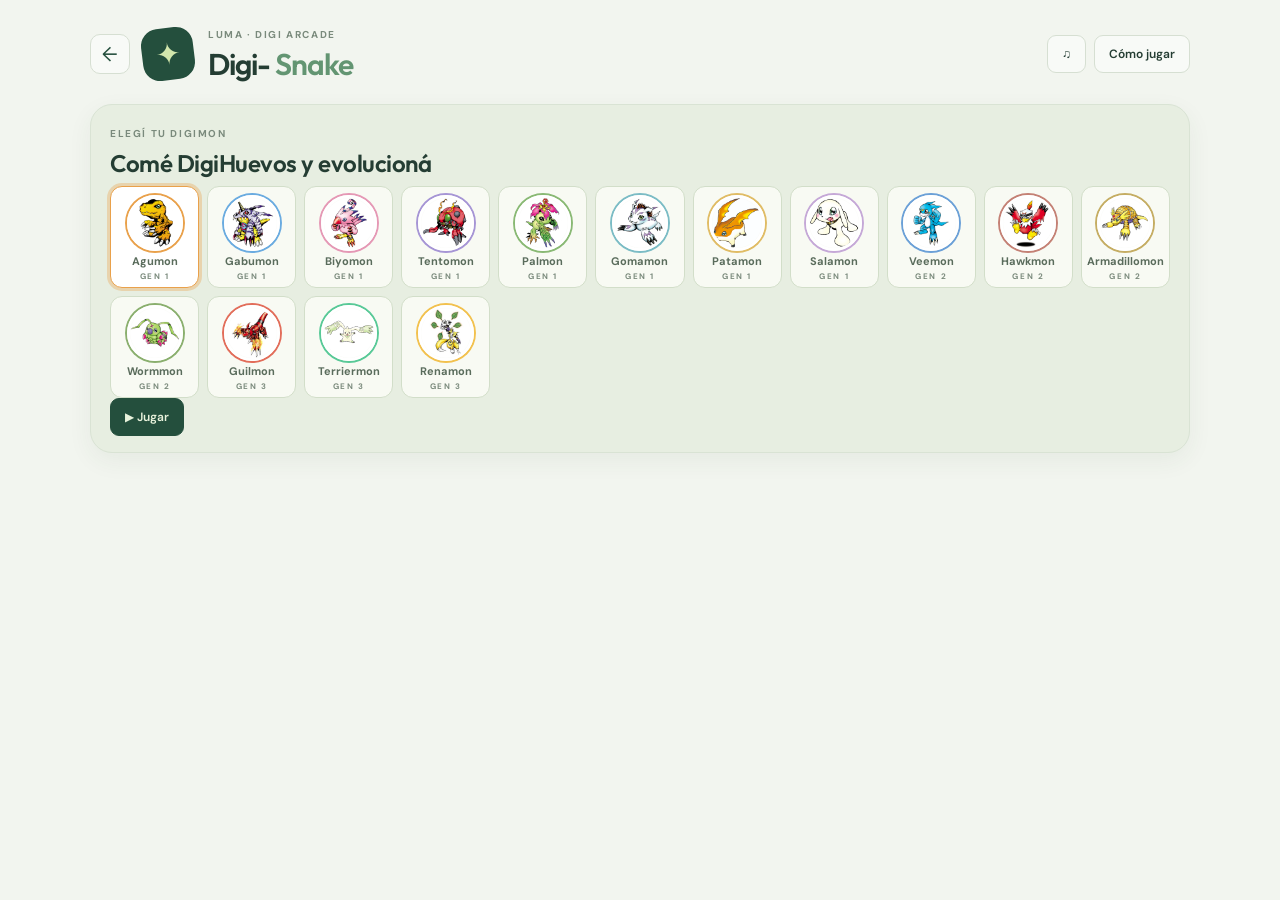
<file: snake/index.html>
<!doctype html><html lang="es"><meta charset="utf-8"><meta name="viewport" content="width=device-width,initial-scale=1"><title>Digi-Snake · Luma</title><link rel="stylesheet" href="../shared/base.css"><style>
.layout{display:grid;grid-template-columns:minmax(0,1fr) 240px;gap:18px;align-items:start}
.line{display:flex;gap:4px;align-items:center;flex-wrap:wrap;margin:8px 0}.line img{width:38px;height:38px;border-radius:50%;object-fit:cover;border:3px solid #d9e3d4;background:#fff;opacity:.45}.line img.now{opacity:1;border-color:var(--c);transform:scale(1.15)}.line span{color:#9caa98}
.dpad{display:none;grid-template-columns:repeat(3,56px);gap:6px;justify-content:center;margin-top:10px}.dpad button{height:56px;border-radius:12px;border:1px solid var(--line);background:#fff;font-size:20px}
@media (pointer:coarse){.dpad{display:grid}}
@media (max-width:820px){.layout{grid-template-columns:1fr}}
</style><body><main id="app">
<section id="setup" class="panel"><small>ELEGÍ TU DIGIMON</small><h2>Comé DigiHuevos y evolucioná</h2><div id="pick" class="picker"></div><button id="start" class="btn primary">▶ Jugar</button></section>
<section id="game" hidden><div class="layout"><div class="wrap"><canvas id="c" class="game" width="720" height="540"></canvas><div class="overlay" id="overlay" hidden><div><h2 id="ov-title"></h2><p id="ov-text"></p><button id="again" class="btn primary">Jugar de nuevo</button> <button id="menu" class="btn">Cambiar Digimon</button></div></div></div>
<aside class="card"><div class="stats" style="margin:0 0 8px;padding:10px 12px;gap:16px"><div><small>PUNTOS</small><b id="score">0</b></div><div><small>MEJOR</small><b id="best">0</b></div></div><small>LÍNEA EVOLUTIVA</small><div class="line" id="line"></div><p style="font-size:12px;color:#5a6c5c;line-height:1.5">Cada 3 DigiHuevos tu Digimon evoluciona y va más rápido. No choques con los bordes ni con tu propia cola.</p><div class="message" id="message"></div></aside></div>
<div class="dpad"><span></span><button data-k="ArrowUp">▲</button><span></span><button data-k="ArrowLeft">◀</button><button data-k="ArrowDown">▼</button><button data-k="ArrowRight">▶</button></div>
<footer><span><i></i>Movete con las flechas o <span class="kbd">W</span><span class="kbd">A</span><span class="kbd">S</span><span class="kbd">D</span> · <span class="kbd">Espacio</span> pausa</span></footer></section>
</main><script type="module">
import {FAMILIES,sprite,stageSprite,familyPicker,header,sfx,rand,pick,$,save,load,preload,imageSync,drawSticker} from '../shared/digi.js';
header($('app'),{kicker:'LUMA · DIGI ARCADE',title:'Digi-',em:'Snake',help:'<p>Guiá a tu Digimon por la cuadrícula con las flechas.</p><p>Cada DigiHuevo (un Digimon bebé) que comés alarga tu cola y suma puntos. Cada 3, ¡digievolucionás!</p><p>Perdés si chocás con el borde o con tu propia cola.</p>'});
const KEY='luma-snake',CS=36,COLS=20,ROWS=15,cv=$('c'),ctx=cv.getContext('2d');
const EGGS=['botamon','punimon','nyokimon','pabumon','yuramon','pichimon','poyomon','snowbotamon','chibomon','pururumon','tsubumon','leafmon','jyarimon','zerimon','relemon'];
let family=load(KEY+'-family',0),best=load(KEY+'-best',0),st=null,timer=null;$('best').textContent=best;
familyPicker($('pick'),{selected:family,onPick:v=>{family=v;save(KEY+'-family',v);}});
const dirs={ArrowUp:[0,-1],KeyW:[0,-1],ArrowDown:[0,1],KeyS:[0,1],ArrowLeft:[-1,0],KeyA:[-1,0],ArrowRight:[1,0],KeyD:[1,0]};
function placeEgg(){let p;do{p={x:rand(COLS),y:rand(ROWS)};}while(st.snake.some(s=>s.x===p.x&&s.y===p.y));p.file=pick(EGGS);st.egg=p;}
function newGame(){
 preload([...FAMILIES[family].files.map((_,s)=>stageSprite(family,s)),...EGGS.map(sprite)]);
 st={snake:[{x:5,y:7},{x:4,y:7},{x:3,y:7}],dir:[1,0],next:[1,0],eaten:0,score:0,stage:1,over:false,paused:false,speed:170};placeEgg();
 $('setup').hidden=true;$('game').hidden=false;$('overlay').hidden=true;$('score').textContent=0;$('message').textContent='¡A comer DigiHuevos!';renderLine();schedule();draw();
}
function renderLine(){const f=FAMILIES[family];$('line').style.setProperty('--c',f.color);$('line').innerHTML=f.files.map((_,s)=>`<img src="${stageSprite(family,s)}" class="${s===st.stage?'now':''}" title="${f.line[s]}" alt="${f.line[s]}">`).join('<span>›</span>');}
function schedule(){clearInterval(timer);timer=setInterval(tick,st.speed);}
function tick(){
 if(st.over||st.paused)return;st.dir=st.next;const h=st.snake[0],n={x:h.x+st.dir[0],y:h.y+st.dir[1]};
 if(n.x<0||n.y<0||n.x>=COLS||n.y>=ROWS||st.snake.some((s,i)=>i<st.snake.length-1&&s.x===n.x&&s.y===n.y)){return end();}
 st.snake.unshift(n);
 if(n.x===st.egg.x&&n.y===st.egg.y){st.eaten++;st.score+=10*st.stage;$('score').textContent=st.score;sfx.ok();placeEgg();const max=FAMILIES[family].line.length-1;
  if(st.eaten%3===0&&st.stage<max){st.stage++;st.speed=Math.max(80,st.speed-22);schedule();renderLine();sfx.win();$('message').textContent='¡Digievolución! '+FAMILIES[family].line[st.stage];}
  else if(st.stage===max&&st.eaten%3===0){st.speed=Math.max(70,st.speed-8);schedule();}}
 else st.snake.pop();
 draw();
}
function end(){st.over=true;clearInterval(timer);sfx.bad();if(st.score>best){best=st.score;save(KEY+'-best',best);$('best').textContent=best;}$('ov-title').textContent='Fin del juego';$('ov-text').textContent=`${st.score} puntos · ${st.eaten} DigiHuevos · llegaste a ${FAMILIES[family].line[st.stage]}`;$('overlay').hidden=false;draw();}
function draw(){
 ctx.clearRect(0,0,cv.width,cv.height);for(let y=0;y<ROWS;y++)for(let x=0;x<COLS;x++){ctx.fillStyle=(x+y)%2?'#d4e4c8':'#dbe9cf';ctx.fillRect(x*CS,y*CS,CS,CS);}
 const f=FAMILIES[family];st.snake.forEach((s,i)=>{if(i===0)return;const k=1-i/(st.snake.length+4);ctx.fillStyle=f.color;ctx.globalAlpha=.45+k*.5;ctx.beginPath();ctx.arc(s.x*CS+CS/2,s.y*CS+CS/2,CS/2-4-(1-k)*4,0,7);ctx.fill();ctx.globalAlpha=1;});
 const e=st.egg,eimg=imageSync(sprite(e.file));drawSticker(ctx,eimg,e.x*CS+3,e.y*CS+3,CS-6,{border:'#fff',lineWidth:3});
 const h=st.snake[0],himg=imageSync(stageSprite(family,st.stage)),hs=CS+8;drawSticker(ctx,himg,h.x*CS+CS/2-hs/2,h.y*CS+CS/2-hs/2,hs,{border:f.color,lineWidth:4,flip:st.dir[0]<0});
 if(st.paused){ctx.fillStyle='#1e3a2a99';ctx.fillRect(0,0,cv.width,cv.height);ctx.fillStyle='#fff';ctx.font='800 40px Outfit';ctx.textAlign='center';ctx.fillText('PAUSA',cv.width/2,cv.height/2);}
}
function turn(code){const d=dirs[code];if(!d||!st||st.over)return;if(d[0]===-st.dir[0]&&d[1]===-st.dir[1])return;st.next=d;}
document.addEventListener('keydown',e=>{if(!st)return;if(dirs[e.code]){e.preventDefault();turn(e.code);}if(e.code==='Space'&&!st.over){e.preventDefault();st.paused=!st.paused;draw();}});
document.querySelectorAll('.dpad button').forEach(b=>b.onpointerdown=e=>{e.preventDefault();turn(b.dataset.k);});
let sx=0,sy=0;cv.addEventListener('pointerdown',e=>{sx=e.clientX;sy=e.clientY;});cv.addEventListener('pointerup',e=>{const dx=e.clientX-sx,dy=e.clientY-sy;if(Math.abs(dx)<20&&Math.abs(dy)<20)return;turn(Math.abs(dx)>Math.abs(dy)?(dx>0?'ArrowRight':'ArrowLeft'):(dy>0?'ArrowDown':'ArrowUp'));});
$('start').onclick=newGame;$('again').onclick=newGame;$('menu').onclick=()=>{clearInterval(timer);$('game').hidden=true;$('setup').hidden=false;};
</script></body></html>
</file>
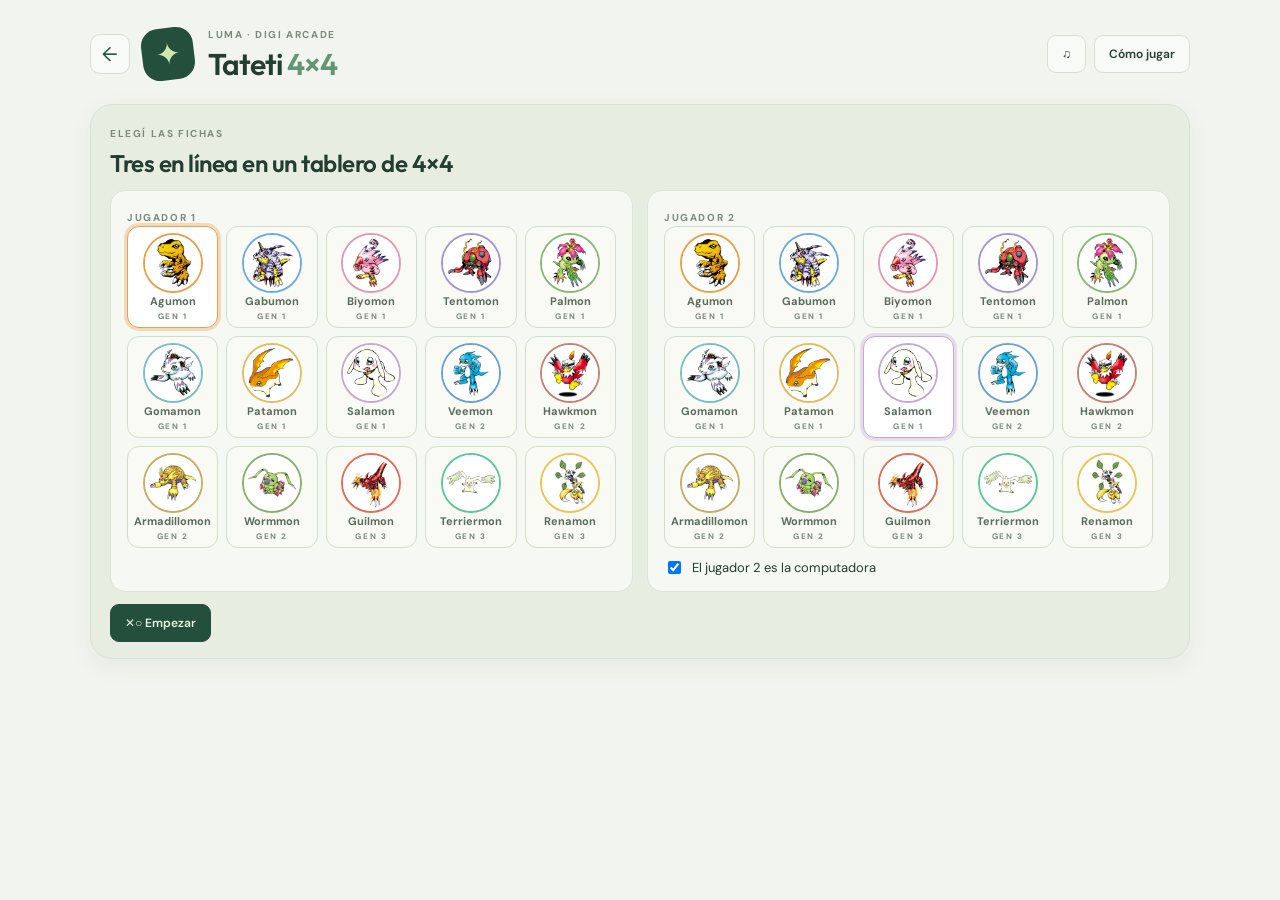
<file: tateti/index.html>
<!doctype html><html lang="es"><meta charset="utf-8"><meta name="viewport" content="width=device-width,initial-scale=1"><title>Tateti 4x4 · Luma</title><link rel="stylesheet" href="../shared/base.css"><style>
.teams{display:grid;grid-template-columns:1fr 1fr;gap:14px;margin:12px 0}.cpu{display:flex;gap:8px;align-items:center;font-size:13px;margin-top:10px}
.layout{display:grid;grid-template-columns:minmax(0,1fr) 260px;gap:22px;align-items:start}
.grid{display:grid;grid-template-columns:repeat(4,1fr);gap:10px;background:#cfdcc5;padding:12px;border-radius:18px;border:1px solid #c6d4bb;max-width:520px;margin:auto}
.cell{aspect-ratio:1;border-radius:14px;border:1px solid #d2dec9;background:#f8faf3;display:grid;place-items:center;padding:8%;transition:.15s}
.cell:hover:not(:disabled){background:#fff;transform:translateY(-2px)}
.cell img{width:100%;height:100%;border-radius:50%;object-fit:cover;border:4px solid var(--c);background:#fff;animation:pop .3s}
.cell.win{background:#d3e8bf;box-shadow:0 0 0 3px #7b9e5c}
@keyframes pop{from{transform:scale(.4)}}
.who{display:flex;gap:10px;align-items:center;padding:10px;border-radius:12px;margin-bottom:8px;border:2px solid transparent}.who img{width:48px;height:48px;border-radius:50%;object-fit:cover;border:3px solid var(--c);background:#fff}.who.active{border-color:var(--c);background:#fff}
.who b{display:block;font:600 16px Outfit}.who .wins{font:700 22px Outfit;margin-left:auto;color:#244f3d}
@media (max-width:820px){.layout,.teams{grid-template-columns:1fr}}
</style><body><main id="app">
<section id="setup" class="panel"><small>ELEGÍ LAS FICHAS</small><h2>Tres en línea en un tablero de 4×4</h2><div class="teams"><div class="card"><small>JUGADOR 1</small><div id="pick1" class="picker"></div></div><div class="card"><small>JUGADOR 2</small><div id="pick2" class="picker"></div><label class="cpu"><input type="checkbox" id="cpu"> El jugador 2 es la computadora</label></div></div><button id="start" class="btn primary">✕○ Empezar</button></section>
<section id="game" hidden><div class="layout"><div class="grid" id="grid"></div><aside class="card"><div class="who" id="who1"><img alt=""><div><small>JUGADOR 1</small><b></b></div><span class="wins">0</span></div><div class="who" id="who2"><img alt=""><div><small>JUGADOR 2</small><b></b></div><span class="wins">0</span></div><div class="message" id="message"></div><div style="display:flex;gap:8px;margin-top:10px"><button id="again" class="btn primary">↻ Otra ronda</button><button id="menu" class="btn">Cambiar</button></div><p style="font-size:12px;color:#5a6c5c;line-height:1.5;margin-top:12px">Valen filas, columnas y diagonales de 3 seguidas, en cualquier parte del tablero de 4×4.</p></aside></div></section>
</main><script type="module" src="game.js"></script></body></html>
</file>
<file: shared/base.css>
@import url('https://fonts.googleapis.com/css2?family=DM+Sans:wght@400;500;600;700&family=Outfit:wght@400;500;600;700;800&display=swap');
:root{font-family:'DM Sans',sans-serif;color:#243d33;background:#f2f5ef;font-synthesis:none;--green:#244f3d;--leaf:#639572;--sand:#e9a14b;--line:#d6dfd2}
*{box-sizing:border-box}body{margin:0;min-height:100vh}
button{font:inherit;cursor:pointer;color:inherit}button:focus-visible{outline:3px solid #dc963d;outline-offset:3px}button:disabled{opacity:.4;cursor:default}
#app{max-width:1160px;margin:auto;padding:22px 30px 18px}
.gamehead{display:flex;justify-content:space-between;align-items:center;margin-bottom:18px;gap:12px}
.gamehead .back{text-decoration:none;color:var(--green);border:1px solid var(--line);background:#fff8;border-radius:10px;width:40px;height:40px;display:grid;place-items:center;font-size:20px}
.brand{display:flex;gap:14px;align-items:center;flex:1}
.brand-icon{background:var(--green);color:#d2e7ad;border-radius:17px;width:52px;height:52px;display:grid;place-items:center;font-size:30px;transform:rotate(-7deg)}
small{font-size:10px;font-weight:700;letter-spacing:1.6px;color:#7a8a7c}
h1{font:600 30px/1.1 Outfit,sans-serif;letter-spacing:-1px;margin:5px 0}h1 em{font-style:normal;color:var(--leaf)}
h2{font:600 24px/1.15 Outfit,sans-serif;letter-spacing:-.5px;margin:8px 0}
.tools{display:flex;gap:8px}
.tools button,.btn{border:1px solid var(--line);border-radius:9px;background:#fff8;padding:10px 14px;font-size:12px;font-weight:600}
.btn.primary,button.primary{background:var(--green);color:#e9f3dd;border-color:var(--green)}
.stats{display:flex;gap:34px;align-items:center;background:#fff9;border:1px solid #dce4d7;padding:14px 22px;border-radius:15px;margin-bottom:18px;flex-wrap:wrap}
.stats div{display:flex;flex-direction:column;gap:4px}.stats b{font:600 24px Outfit}.stats .right{margin-left:auto;flex-direction:row;gap:8px}
.panel{padding:16px 19px;border:1px solid #d9e3d4;border-radius:22px;background:#e7eee1;box-shadow:0 8px 25px #354f3710}
.card{background:#fff9;border:1px solid #dce4d7;border-radius:15px;padding:14px 16px}
.message{display:flex;justify-content:space-between;align-items:center;gap:10px;padding:10px 6px 2px;font-size:14px;font-weight:600;min-height:38px}
.picker{display:grid;grid-template-columns:repeat(auto-fill,minmax(88px,1fr));gap:8px}
.pick{position:relative;min-width:0;background:#f8faf3;border:1px solid #d2dec9;border-radius:12px;padding:8px 4px 6px;color:#5a6c5c;transition:.15s;display:flex;flex-direction:column;align-items:center;gap:3px}
.pick img{width:56px;height:56px;object-fit:cover;border-radius:50%;border:3px solid #fff;box-shadow:0 0 0 2px var(--c)}
.pick b{font-size:11px;white-space:nowrap;overflow:hidden;text-overflow:ellipsis;max-width:100%}.pick small{font-size:8px}
.pick.active{background:#fff;border-color:var(--c);box-shadow:0 0 0 3px color-mix(in srgb,var(--c) 35%,transparent)}
.pick.taken{opacity:.35}
dialog{border:none;border-radius:22px;padding:28px 30px;max-width:460px;box-shadow:0 30px 80px #1b2f2440;color:#243d33}
dialog::backdrop{background:#1e3a2a55;backdrop-filter:blur(3px)}
dialog .close{position:absolute;right:14px;top:12px;border:none;background:#eef2ea;border-radius:50%;width:30px;height:30px;font-size:18px}
dialog h2{margin:6px 0 10px}dialog p{font-size:14px;line-height:1.5;margin:6px 0}dialog .primary{margin-top:14px;padding:12px 18px;border-radius:11px;border:none;font-weight:600}
canvas.game{display:block;width:100%;height:auto;border-radius:16px;background:#dbe7d1;border:1px solid #c6d4bb;touch-action:none}
.touch{display:none;gap:10px;justify-content:space-between;margin-top:10px}
.touch button{flex:1;padding:16px;border-radius:14px;border:1px solid var(--line);background:#fff;font-size:20px}
@media (pointer:coarse){.touch{display:flex}}
footer{display:flex;justify-content:space-between;margin-top:18px;font-size:11px;color:#7a8a7c;flex-wrap:wrap;gap:8px}
footer i{display:inline-block;width:6px;height:6px;background:#699566;border-radius:50%;margin-right:7px}
.kbd{display:inline-block;border:1px solid #c6d4bb;border-bottom-width:3px;border-radius:6px;padding:1px 7px;font:600 11px/1.6 'DM Sans';background:#fff;margin:0 2px}
.overlay{position:absolute;inset:0;display:grid;place-items:center;background:#1e3a2acc;border-radius:16px;color:#fff;text-align:center;padding:20px}
.overlay[hidden],[hidden]{display:none}
.overlay h2{color:#fff;font-size:30px}.overlay p{margin:4px 0 14px;font-size:14px;color:#d2e7ad}
.wrap{position:relative}
@media (max-width:760px){#app{padding:14px}h1{font-size:22px}.stats{gap:16px;padding:10px 14px}.stats b{font-size:18px}}
</file>
<file: fusion/style.css>
@import url('https://fonts.googleapis.com/css2?family=DM+Sans:wght@400;500;600;700&family=Outfit:wght@400;500;600;700;800&display=swap');
:root{font-family:'DM Sans',sans-serif;color:#243d33;background:#f2f5ef;font-synthesis:none}*{box-sizing:border-box}body{margin:0}button{font:inherit;cursor:pointer;color:inherit}button:focus-visible{outline:3px solid #dc963d;outline-offset:3px}button:disabled{opacity:.4;cursor:default}#app{max-width:1160px;margin:auto;padding:30px 38px 18px}header{display:flex;justify-content:space-between;align-items:center;margin-bottom:24px}.brand{display:flex;gap:14px;align-items:center}.brand-icon{background:#244f3d;color:#d2e7ad;border-radius:17px;width:52px;height:52px;display:grid;place-items:center;font-size:34px;transform:rotate(-7deg)}small{font-size:10px;font-weight:700;letter-spacing:1.6px;color:#7a8a7c}h1{font:600 32px/1.1 Outfit,sans-serif;letter-spacing:-1px;margin:5px 0}h1 em{font-style:normal;color:#639572}.tools{display:flex;gap:8px}.tools button,#undo,#hint{border:1px solid #d6dfd2;border-radius:9px;background:#fff8;padding:10px 14px;font-size:12px}.stats{display:flex;gap:44px;align-items:center;background:#fff9;border:1px solid #dce4d7;padding:16px 24px;border-radius:15px;margin-bottom:23px}.stats div{display:flex;flex-direction:column;gap:5px}.stats b{font:600 26px Outfit}.stats i{font-style:normal;font-size:15px;color:#9caa98}.stats #undo{margin-left:auto}.play-layout{display:grid;grid-template-columns:minmax(0,1fr) 275px;gap:28px}.arena{padding:16px 19px 10px;border:1px solid #d9e3d4;border-radius:22px;background:#e7eee1;box-shadow:0 8px 25px #354f3710}.arena-heading{display:flex;justify-content:space-between;margin:0 0 14px;font-size:10px;letter-spacing:1.2px;font-weight:700}.arena-heading small{font-size:10px;letter-spacing:0}i.dot,.arena-heading i,footer i{display:inline-block;width:6px;height:6px;background:#699566;border-radius:50%;margin-right:7px}.goals{display:grid;grid-template-columns:repeat(6,minmax(0,1fr));gap:7px}.goal{min-width:0;position:relative;background:#f8faf3;border:1px solid #d2dec9;border-radius:10px;padding:5px 1px;color:#7b8c77;transition:.2s}.goal img{width:45px;height:43px;object-fit:contain;mix-blend-mode:multiply;opacity:.55;filter:grayscale(.5)}.goal b{display:block;font-size:8px;overflow:hidden;text-overflow:ellipsis;white-space:nowrap}.goal small{font-size:7px;letter-spacing:.5px}.goal.active{border-color:#518665;box-shadow:0 0 0 2px #51866522;background:#fff}.goal.active img,.goal.done img{opacity:1;filter:none}.goal.done{background:#d3e8bf;border-color:#7b9e5c}.goal.done:after{content:'✓';position:absolute;right:3px;top:2px;background:#3e744e;color:white;border-radius:50%;width:13px;height:13px;font-size:10px}.board{display:grid;grid-template-columns:repeat(6,minmax(0,1fr));gap:7px;background:#cfdcc5;padding:9px;border-radius:12px;margin:10px 0;border:1px solid #c6d4bb}.cell{aspect-ratio:1;min-width:0;position:relative;display:flex;align-items:center;justify-content:center;flex-direction:column;border-radius:9px;border:1px solid #cad7bf;background:#e0e8d6;box-shadow:inset 0 1px 3px #56734107;touch-action:manipulation;padding:3px}.cell:empty:after{content:'+';color:#bccbb0;font-size:19px}.cell.occupied{background:#fdfef9;box-shadow:0 2px 0 #b9cbaa;border-color:#d3dec9;animation:pop .2s ease-out}.cell img{width:72%;height:66%;object-fit:contain;mix-blend-mode:multiply;pointer-events:none;user-select:none}.cell b{font-size:8px;max-width:100%;overflow:hidden;text-overflow:ellipsis;white-space:nowrap;pointer-events:none}.cell .level{position:absolute;right:5px;top:3px;color:#8d9e83;font:500 8px Outfit}.cell.selected{outline:3px solid #e3ab48;background:#fff5d9;z-index:1}.cell.match{box-shadow:0 0 0 2px #78a66e;background:#edf8df}.cell:hover{border-color:#7ca16b}.board-bottom{display:flex;align-items:center;justify-content:space-between;gap:8px;padding-top:12px;font-size:11px;min-height:46px}#hint{padding:7px 10px;white-space:nowrap;background:transparent}.chest-panel{border-radius:18px;background:#fff9;padding:22px;border:1px solid #dce4d7}h2{font:500 27px/1.15 Outfit;margin:10px 0 0;letter-spacing:-.5px}.chest{width:100%;border:0;background:transparent;padding:0;margin:4px 0}.chest svg{display:block;width:180px;height:145px;max-width:100%;margin:auto;transition:.15s}.chest:hover svg{transform:translateY(-5px) rotate(-3deg)}.chest:active svg{transform:scale(.92)}.chest b{display:flex;justify-content:center;align-items:center;gap:35px;padding:13px;background:#2e6249;color:white;border-radius:10px;font-size:15px;box-shadow:0 3px 0 #204431}.chest>small{display:block;font-size:8px;margin-top:11px;color:#8b9b7e}.chest-panel p,.tip p{font-size:11px;line-height:1.6;color:#89917e;margin:12px 0 16px}.family{display:flex;align-items:center;border-top:1px solid #e7ecdf;padding-top:14px;gap:10px}.family img{width:40px;height:40px;object-fit:contain;mix-blend-mode:multiply}.family small{font-size:8px;letter-spacing:1px}.family b{display:block;font-size:13px;margin-top:3px}.family>span{margin-left:auto;color:#8b9b7e}.line{display:flex;align-items:center;gap:3px;margin-top:12px}.line img{min-width:0;width:calc((100% - 32px)/5);height:30px;object-fit:contain;mix-blend-mode:multiply}.line span{font-size:9px;color:#a1b097}.tip{display:flex;gap:10px;padding:20px 6px 0}.tip>span{color:#d3a348;font-size:23px}.tip b{font-size:12px}.tip p{margin:5px 0}.reset{display:block;background:transparent;border:0;font-size:11px;color:#87927e;margin:18px auto}footer{display:flex;justify-content:space-between;gap:10px;color:#98a08f;font-size:9px;margin-top:24px}dialog{border:1px solid #d4dec9;border-radius:22px;padding:34px;max-width:420px;width:90%;background:#f8faf3;color:#243d33;box-shadow:0 20px 100px #17322344}dialog::backdrop{background:#203c3280;backdrop-filter:blur(5px)}dialog p{font-size:13px;line-height:1.6;color:#63715c}.primary{background:#2e6249;color:white;border:0;padding:14px;border-radius:10px;width:100%;margin-top:12px}.close{position:absolute;top:12px;right:15px;border:0;background:transparent;font-size:25px}@keyframes pop{from{transform:scale(.85);opacity:.5}to{transform:scale(1);opacity:1}}@media(min-width:1300px){#app{padding-top:32px}}@media(max-width:900px){#app{padding:20px}.play-layout{grid-template-columns:minmax(0,1fr) 220px;gap:15px}.chest-panel{padding:16px}.arena{padding:12px}h1{font-size:27px}.stats{gap:26px}.goal img{width:36px;height:36px}.cell b{font-size:7px}}@media(max-width:650px){#app{padding:14px 10px}.brand-icon{width:38px;height:38px;font-size:25px;border-radius:12px}.brand{gap:9px}h1{font-size:25px}.brand small{font-size:7px;letter-spacing:1px}.tools button{padding:8px;font-size:10px}.tools #sound{display:none}header{margin-bottom:16px}.stats{padding:12px;gap:18px;margin-bottom:13px}.stats small{font-size:7px;letter-spacing:.8px}.stats b{font-size:22px}.stats #undo{font-size:10px;padding:8px}.play-layout{display:flex;flex-direction:column;gap:14px}.arena{padding:12px 9px 8px;border-radius:17px}.board{gap:5px;padding:6px}.goals{gap:4px}.goal img{width:36px;height:32px}.goal b{font-size:7px}.goal small{font-size:6px}.cell b{font-size:7px}.cell{border-radius:7px}.board-bottom{font-size:10px}aside{display:grid;grid-template-columns:1fr}.chest-panel{padding:16px;display:grid;grid-template-columns:1fr 1fr;gap:0 15px}.chest-panel>small{grid-column:1}h2{font-size:25px}.chest-panel h2{grid-column:1}.chest{grid-column:2;grid-row:1/5;margin:0}.chest svg{height:95px}.chest b{padding:10px;font-size:13px;gap:15px}.chest-panel>p{margin-bottom:0}.family{margin-top:13px;grid-column:1/-1}.line{grid-column:1/-1;max-width:270px}.tip{padding:14px 5px 0}.reset{margin:10px auto}footer{font-size:8px;flex-direction:column;align-items:center;margin-top:12px}}
</file>
<file: ludo/style.css>
.teams{display:grid;grid-template-columns:1fr 1fr;gap:14px;margin:12px 0}
.cpu{display:flex;gap:8px;align-items:center;font-size:13px;margin-top:10px}
.who{flex-direction:row!important;align-items:center;gap:10px!important}.who img{width:44px;height:44px;border-radius:50%;object-fit:cover;border:3px solid var(--c,#fff);background:#fff}.who b{font-size:16px!important}
.who.active{outline:3px solid var(--c);outline-offset:6px;border-radius:12px}
.ludo-layout{display:grid;grid-template-columns:minmax(0,1fr) 280px;gap:22px}
.board-wrap{position:relative}
.ludo{display:grid;grid-template-columns:repeat(15,1fr);grid-template-rows:repeat(15,1fr);aspect-ratio:1;gap:1px;background:#c6d4bb;border:3px solid #a9bb9b;border-radius:14px;overflow:hidden;width:100%;max-width:680px;margin:auto}
.sq{position:relative;background:#f8faf3;min-width:0}
.sq.base1{background:color-mix(in srgb,var(--c1) 30%,#fff)}.sq.base2{background:color-mix(in srgb,var(--c2) 30%,#fff)}
.sq.home1{background:color-mix(in srgb,var(--c1) 55%,#fff)}.sq.home2{background:color-mix(in srgb,var(--c2) 55%,#fff)}
.sq.start1{background:var(--c1)}.sq.start2{background:var(--c2)}
.sq.safe::before{content:'★';position:absolute;inset:0;display:grid;place-items:center;color:#b8c7ad;font-size:14px}
.sq.center{background:linear-gradient(135deg,var(--c1) 50%,var(--c2) 50%)}
.sq.nest{display:grid;place-items:center}.sq.nest::after{content:'';width:70%;height:70%;border-radius:50%;background:#fff9;border:2px dashed #c6d4bb}
.sq.movable{box-shadow:inset 0 0 0 3px #dc963d;cursor:pointer;animation:pulse 1s infinite}
@keyframes pulse{50%{box-shadow:inset 0 0 0 5px #f5c56a}}
.tok{position:absolute;border-radius:50%;object-fit:cover;background:#fff;border:2px solid var(--c);box-shadow:0 2px 5px #0003;transition:left .3s,top .3s;pointer-events:none;z-index:2}
.tok.movable{pointer-events:auto;cursor:pointer;filter:drop-shadow(0 0 4px #dc963d)}
.tok.p1{--c:var(--c1)}.tok.p2{--c:var(--c2)}
.tok.goal{opacity:.9}
.dice{position:absolute;left:50%;top:50%;transform:translate(-50%,-50%);width:64px;height:64px;border-radius:16px;background:#fff;border:3px solid #244f3d;font:700 30px Outfit;box-shadow:0 8px 20px #0003;z-index:5}
.dice.rolling{animation:spin .4s}
@keyframes spin{to{transform:translate(-50%,-50%) rotate(360deg)}}
#lines{display:flex;flex-direction:column;gap:6px;margin:10px 0}
#lines div{display:flex;gap:4px;align-items:center}#lines img{width:30px;height:30px;border-radius:50%;object-fit:cover;border:2px solid var(--c);background:#fff}#lines span{color:#9caa98;font-size:11px}
.rules{font-size:12px;color:#5a6c5c;line-height:1.5}
@media (max-width:820px){.ludo-layout,.teams{grid-template-columns:1fr}}
</file>
